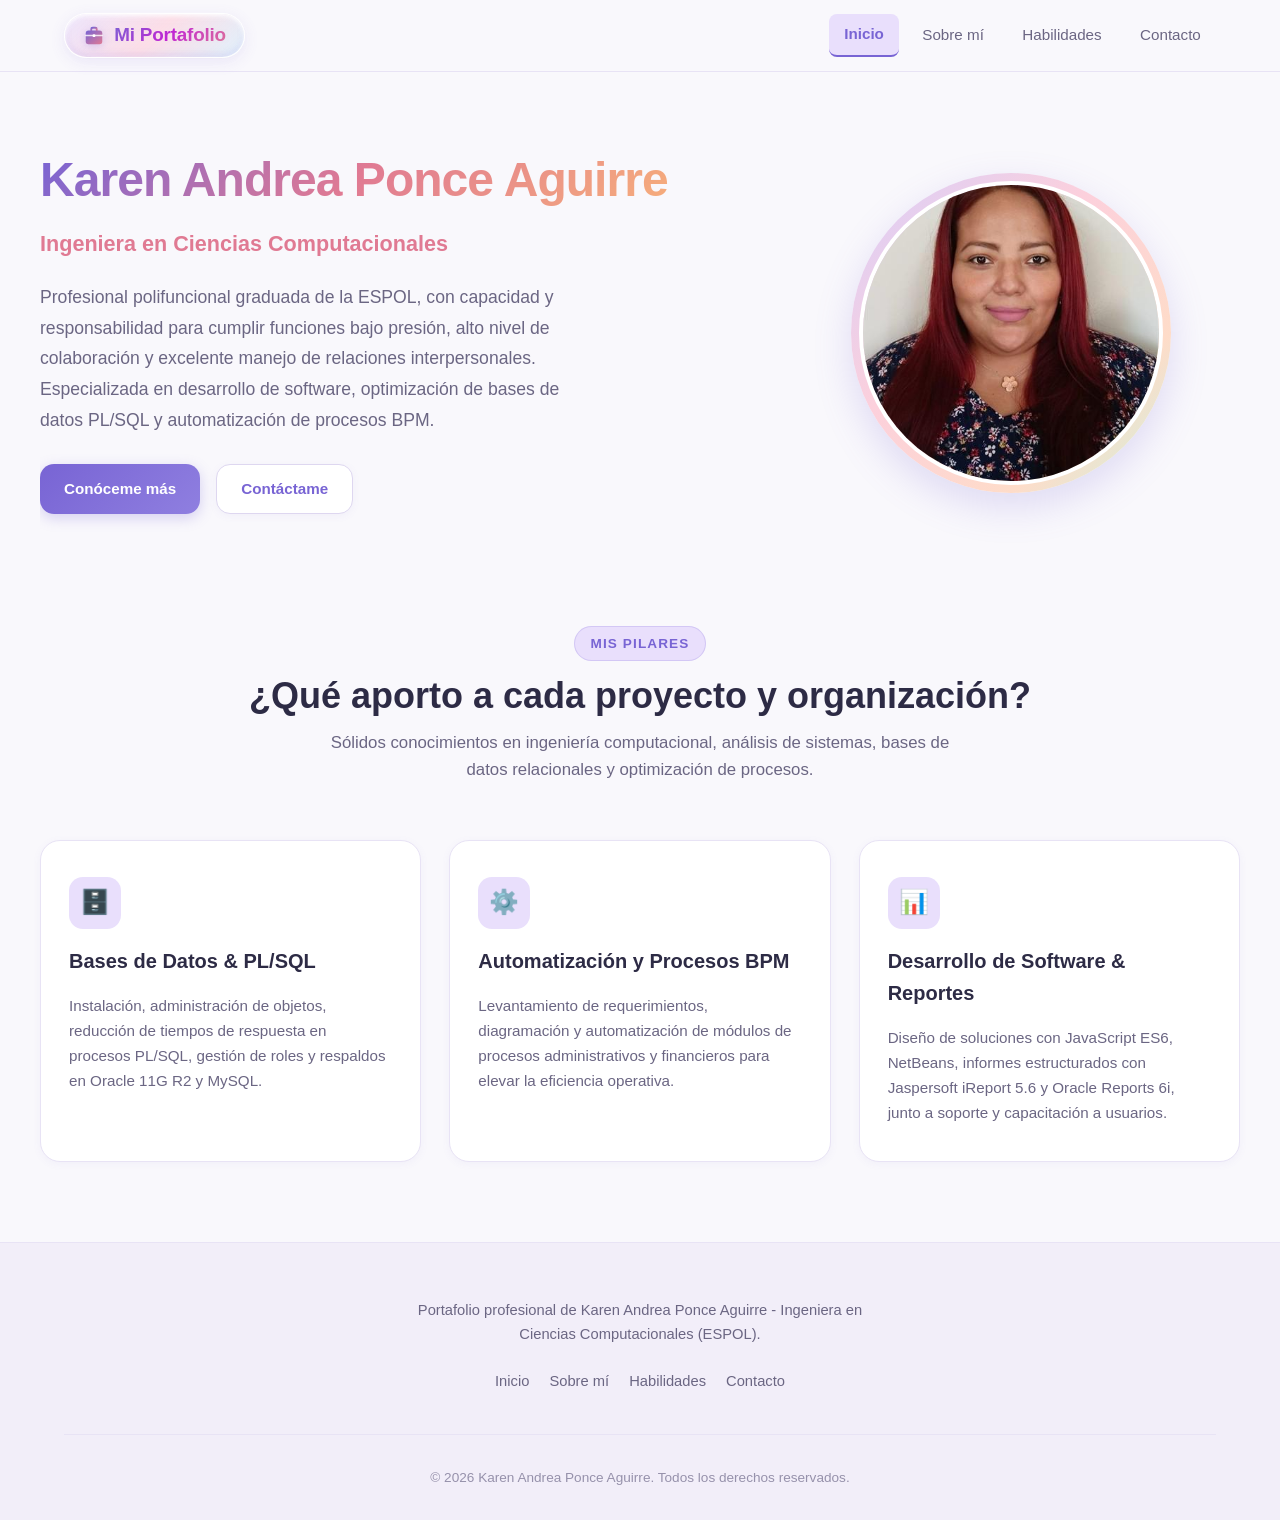
<file: index.html>
<!DOCTYPE html>
<html lang="es">

<head>
    <meta charset="UTF-8">
    <meta name="viewport" content="width=device-width, initial-scale=1.0">
    <meta name="description"
        content="Portafolio profesional de Karen Andrea Ponce Aguirre - Ingeniera en Ciencias Computacionales especializada en desarrollo de software, bases de datos PL/SQL y automatización de procesos BPM.">
    <title>Inicio | Karen Andrea Ponce Aguirre - Ingeniera en Ciencias Computacionales</title>

    <!-- Enlace a hojas de estilo nativas -->
    <link rel="stylesheet" href="css/global.css">
    <link rel="stylesheet" href="css/pages.css">
</head>

<body>

    <!-- ========================================================================
       ENCABEZADO Y NAVEGACIÓN COMPARTIDA (Idéntico en las 5 páginas)
       ======================================================================== -->
    <header class="site-header">
        <nav class="navbar container">
            <!-- Logotipo con Efecto Burbuja y Maletín -->
            <a href="index.html" class="logo logo-bubble">
                <span class="bubble-icon" aria-hidden="true">
                    <svg viewBox="0 0 24 24" width="22" height="22" fill="none">
                        <defs>
                            <linearGradient id="briefcaseGradH1" x1="0%" y1="0%" x2="100%" y2="100%">
                                <stop offset="0%" stop-color="#7864d4" />
                                <stop offset="100%" stop-color="#e07a93" />
                            </linearGradient>
                        </defs>
                        <path d="M9 6V4.5C9 3.67 9.67 3 10.5 3h3c.83 0 1.5.67 1.5 1.5V6" stroke="url(#briefcaseGradH1)"
                            stroke-width="2" stroke-linecap="round" />
                        <rect x="3" y="6" width="18" height="15" rx="3" fill="url(#briefcaseGradH1)" />
                        <path d="M3 11.5h7.5m3 0H21" stroke="#ffffff" stroke-width="1.5" stroke-linecap="round"
                            opacity="0.8" />
                        <rect x="10.5" y="10" width="3" height="3" rx="0.8" fill="#ffffff" />
                    </svg>
                </span>
                <span class="logo-text">Mi Portafolio</span>
            </a>

            <!-- Botón de Menú Móvil (Hamburguesa) -->
            <button class="menu-toggle" id="menu-toggle" aria-label="Abrir menú de navegación" aria-expanded="false">
                <span class="bar"></span>
                <span class="bar"></span>
                <span class="bar"></span>
            </button>

            <!-- Lista de Enlaces de Navegación -->
            <ul class="nav-menu" id="nav-menu">
                <li class="nav-item"><a href="index.html" class="nav-link">Inicio</a></li>
                <li class="nav-item"><a href="about.html" class="nav-link">Sobre mí</a></li>
                <li class="nav-item"><a href="skills.html" class="nav-link">Habilidades</a></li>
                <!-- Se oculta temporalmente hasta contar con proyectos listos para publicar:
                <li class="nav-item"><a href="projects.html" class="nav-link">Proyectos</a></li>
                -->
                <li class="nav-item"><a href="contact.html" class="nav-link">Contacto</a></li>
            </ul>
        </nav>
    </header>

    <!-- ========================================================================
       CONTENIDO PRINCIPAL (<main>) - Página 1: Inicio
       ======================================================================== -->
    <main>
        <!-- Sección Hero de Presentación -->
        <section class="hero container">
            <div class="hero-grid">
                <div class="hero-text">
                    <!--
                    <span class="hero-greeting">¡Hola! Bienvenido a mi portafolio profesional</span>
                    -->
                    <h1 class="hero-title">
                        <span class="gradient-text">Karen Andrea Ponce Aguirre</span>
                    </h1>
                    <p class="hero-role">Ingeniera en Ciencias Computacionales</p>
                    <p class="hero-description">
                        Profesional polifuncional graduada de la ESPOL, con capacidad y responsabilidad para cumplir
                        funciones bajo presión, alto nivel de colaboración y excelente manejo de relaciones
                        interpersonales. Especializada en desarrollo de software, optimización de bases de datos PL/SQL
                        y automatización de procesos BPM.
                    </p>
                    <div class="hero-actions">
                        <a href="about.html" class="btn btn-primary">Conóceme más</a>
                        <a href="contact.html" class="btn btn-outline">Contáctame</a>
                        <!-- Botón a proyectos oculto temporalmente:
                        <a href="projects.html" class="btn btn-primary">Ver proyectos</a>
                        -->
                    </div>
                </div>

                <div class="hero-visual">
                    <div class="hero-avatar-wrapper">
                        <img src="assets/img/yo.jpeg" alt="Foto de perfil de Karen Andrea Ponce Aguirre"
                            class="hero-avatar-img">
                    </div>
                </div>
            </div>
        </section>

        <!-- Sección de Fortalezas y Resumen -->
        <section class="section highlights-section container">
            <div class="section-header">
                <span class="section-tag">Mis Pilares</span>
                <h2 class="section-title">¿Qué aporto a cada proyecto y organización?</h2>
                <p class="section-subtitle">
                    Sólidos conocimientos en ingeniería computacional, análisis de sistemas, bases de datos relacionales
                    y optimización de procesos.
                </p>
            </div>

            <div class="highlights-grid">
                <!-- Tarjeta 1 -->
                <article class="highlight-card">
                    <div class="highlight-icon">🗄️</div>
                    <h3 class="highlight-title">Bases de Datos & PL/SQL</h3>
                    <p class="highlight-desc">
                        Instalación, administración de objetos, reducción de tiempos de respuesta en procesos PL/SQL,
                        gestión de roles y respaldos en Oracle 11G R2 y MySQL.
                    </p>
                </article>

                <!-- Tarjeta 2 -->
                <article class="highlight-card">
                    <div class="highlight-icon">⚙️</div>
                    <h3 class="highlight-title">Automatización y Procesos BPM</h3>
                    <p class="highlight-desc">
                        Levantamiento de requerimientos, diagramación y automatización de módulos de procesos
                        administrativos y financieros para elevar la eficiencia operativa.
                    </p>
                </article>

                <!-- Tarjeta 3 -->
                <article class="highlight-card">
                    <div class="highlight-icon">📊</div>
                    <h3 class="highlight-title">Desarrollo de Software & Reportes</h3>
                    <p class="highlight-desc">
                        Diseño de soluciones con JavaScript ES6, NetBeans, informes estructurados con Jaspersoft iReport
                        5.6 y Oracle Reports 6i, junto a soporte y capacitación a usuarios.
                    </p>
                </article>
            </div>
        </section>
    </main>

    <!-- ========================================================================
       PIE DE PÁGINA COMPARTIDO (Idéntico en las 5 páginas)
       ======================================================================== -->
    <footer class="site-footer">
        <div class="container footer-content">
            <div class="footer-brand">
                <!--  <a href="index.html" class="logo logo-bubble">
                    <span class="bubble-icon" aria-hidden="true">
                        <svg viewBox="0 0 24 24" width="22" height="22" fill="none">
                            <defs>
                                <linearGradient id="briefcaseGradF1" x1="0%" y1="0%" x2="100%" y2="100%">
                                    <stop offset="0%" stop-color="#7864d4" />
                                    <stop offset="100%" stop-color="#e07a93" />
                                </linearGradient>
                            </defs>
                            <path d="M9 6V4.5C9 3.67 9.67 3 10.5 3h3c.83 0 1.5.67 1.5 1.5V6" stroke="url(#briefcaseGradF1)" stroke-width="2" stroke-linecap="round" />
                            <rect x="3" y="6" width="18" height="15" rx="3" fill="url(#briefcaseGradF1)" />
                            <path d="M3 11.5h7.5m3 0H21" stroke="#ffffff" stroke-width="1.5" stroke-linecap="round" opacity="0.8" />
                            <rect x="10.5" y="10" width="3" height="3" rx="0.8" fill="#ffffff" />
                        </svg>
                    </span>
                    <span class="logo-text">Mi Portafolio</span>
                </a>-->
                <p class="footer-desc">Portafolio profesional de Karen Andrea Ponce Aguirre - Ingeniera en Ciencias
                    Computacionales (ESPOL).</p>
            </div>
            <div class="footer-links">
                <a href="index.html" class="footer-link">Inicio</a>
                <a href="about.html" class="footer-link">Sobre mí</a>
                <a href="skills.html" class="footer-link">Habilidades</a>
                <!-- <a href="projects.html" class="footer-link">Proyectos</a> -->
                <a href="contact.html" class="footer-link">Contacto</a>
            </div>
            <div class="footer-divider"></div>
            <p class="footer-bottom">
                &copy; <span id="current-year"></span> Karen Andrea Ponce Aguirre. Todos los derechos reservados.
            </p>
        </div>
    </footer>

    <!-- Script global para menú móvil, enlace activo y año dinámico -->
    <script src="js/main.js"></script>
</body>

</html>
</file>
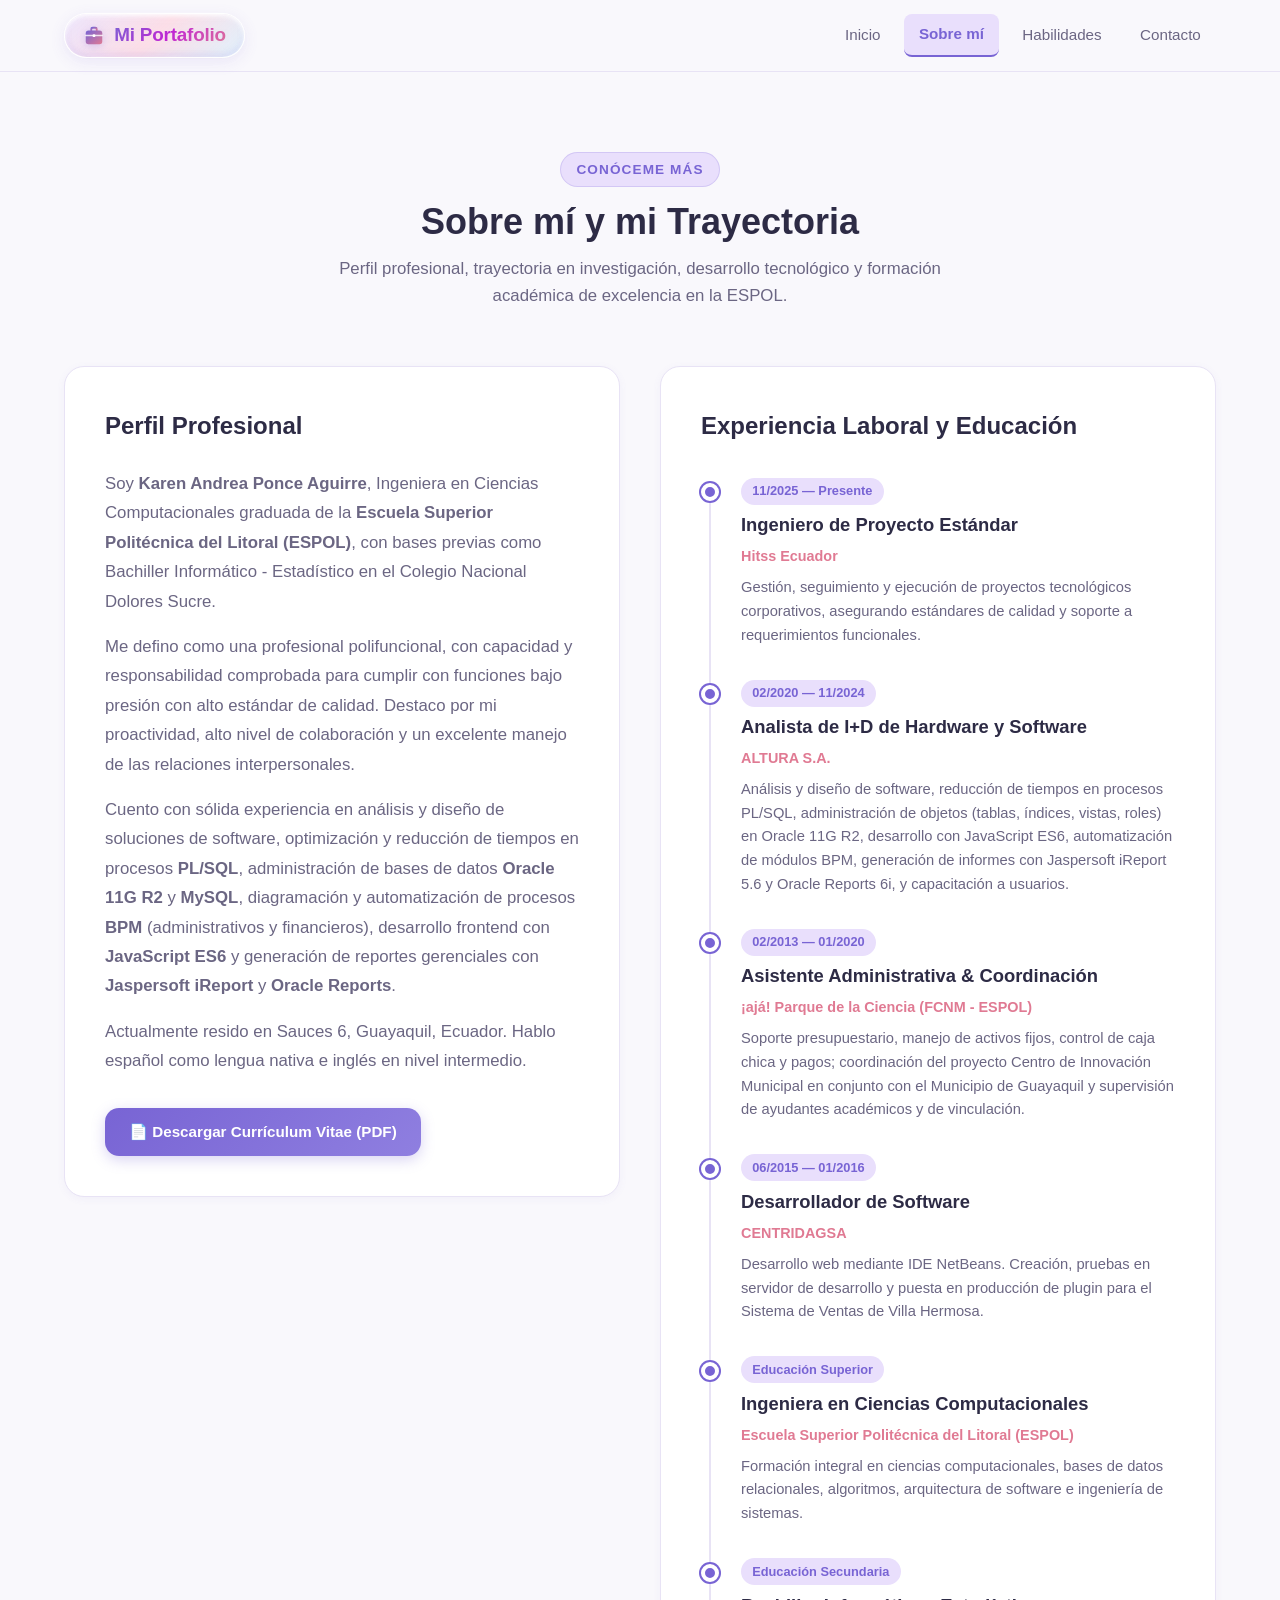
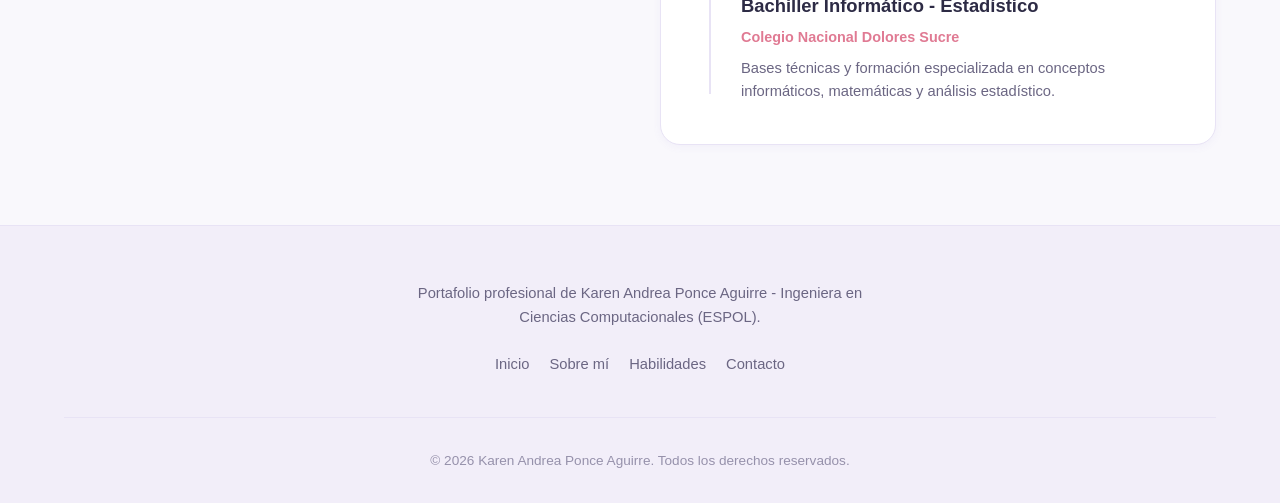
<file: about.html>
<!DOCTYPE html>
<html lang="es">
<head>
  <meta charset="UTF-8">
  <meta name="viewport" content="width=device-width, initial-scale=1.0">
  <meta name="description" content="Sobre mí - Trayectoria profesional, formación académica y biografía de Karen Andrea Ponce Aguirre, Ingeniera en Ciencias Computacionales.">
  <title>Sobre mí | Karen Andrea Ponce Aguirre</title>

  <!-- Enlace a hojas de estilo nativas -->
  <link rel="stylesheet" href="css/global.css">
  <link rel="stylesheet" href="css/pages.css">
</head>
<body>

  <!-- ========================================================================
       ENCABEZADO Y NAVEGACIÓN COMPARTIDA (Idéntico en las 5 páginas)
       ======================================================================== -->
  <header class="site-header">
    <nav class="navbar container">
      <!-- Logotipo con Efecto Burbuja -->
       <a href="index.html" class="logo logo-bubble">
                <span class="bubble-icon" aria-hidden="true">
                    <svg viewBox="0 0 24 24" width="22" height="22" fill="none">
                        <defs>
                            <linearGradient id="briefcaseGradH1" x1="0%" y1="0%" x2="100%" y2="100%">
                                <stop offset="0%" stop-color="#7864d4" />
                                <stop offset="100%" stop-color="#e07a93" />
                            </linearGradient>
                        </defs>
                        <path d="M9 6V4.5C9 3.67 9.67 3 10.5 3h3c.83 0 1.5.67 1.5 1.5V6" stroke="url(#briefcaseGradH1)" stroke-width="2" stroke-linecap="round" />
                        <rect x="3" y="6" width="18" height="15" rx="3" fill="url(#briefcaseGradH1)" />
                        <path d="M3 11.5h7.5m3 0H21" stroke="#ffffff" stroke-width="1.5" stroke-linecap="round" opacity="0.8" />
                        <rect x="10.5" y="10" width="3" height="3" rx="0.8" fill="#ffffff" />
                    </svg>
                </span>
                <span class="logo-text">Mi Portafolio</span>
            </a>

      <!-- Botón de Menú Móvil (Hamburguesa) -->
      <button class="menu-toggle" id="menu-toggle" aria-label="Abrir menú de navegación" aria-expanded="false">
        <span class="bar"></span>
        <span class="bar"></span>
        <span class="bar"></span>
      </button>

      <!-- Lista de Enlaces de Navegación -->
      <ul class="nav-menu" id="nav-menu">
        <li class="nav-item"><a href="index.html" class="nav-link">Inicio</a></li>
        <li class="nav-item"><a href="about.html" class="nav-link">Sobre mí</a></li>
        <li class="nav-item"><a href="skills.html" class="nav-link">Habilidades</a></li>
        <!-- Se oculta temporalmente hasta contar con proyectos listos para publicar:
        <li class="nav-item"><a href="projects.html" class="nav-link">Proyectos</a></li>
        -->
        <li class="nav-item"><a href="contact.html" class="nav-link">Contacto</a></li>
      </ul>
    </nav>
  </header>

  <!-- ========================================================================
       CONTENIDO PRINCIPAL (<main>) - Página 2: Sobre mí
       ======================================================================== -->
  <main class="section container">
    <!-- Encabezado de la Sección -->
    <div class="section-header">
      <span class="section-tag">Conóceme Más</span>
      <h1 class="section-title">Sobre mí y mi Trayectoria</h1>
      <p class="section-subtitle">
        Perfil profesional, trayectoria en investigación, desarrollo tecnológico y formación académica de excelencia en la ESPOL.
      </p>
    </div>

    <!-- Cuadrícula de 2 Columnas -->
    <div class="about-grid">
      <!-- Columna Izquierda: Biografía y CV -->
      <article class="about-bio-card">
        <h3>Perfil Profesional</h3>
        <div class="about-text">
          <p>
            Soy <strong>Karen Andrea Ponce Aguirre</strong>, Ingeniera en Ciencias Computacionales graduada de la <strong>Escuela Superior Politécnica del Litoral (ESPOL)</strong>, con bases previas como Bachiller Informático - Estadístico en el Colegio Nacional Dolores Sucre.
          </p>
          <p>
            Me defino como una profesional polifuncional, con capacidad y responsabilidad comprobada para cumplir con funciones bajo presión con alto estándar de calidad. Destaco por mi proactividad, alto nivel de colaboración y un excelente manejo de las relaciones interpersonales.
          </p>
          <p>
            Cuento con sólida experiencia en análisis y diseño de soluciones de software, optimización y reducción de tiempos en procesos <strong>PL/SQL</strong>, administración de bases de datos <strong>Oracle 11G R2</strong> y <strong>MySQL</strong>, diagramación y automatización de procesos <strong>BPM</strong> (administrativos y financieros), desarrollo frontend con <strong>JavaScript ES6</strong> y generación de reportes gerenciales con <strong>Jaspersoft iReport</strong> y <strong>Oracle Reports</strong>.
          </p>
          <p>
            Actualmente resido en Sauces 6, Guayaquil, Ecuador. Hablo español como lengua nativa e inglés en nivel intermedio.
          </p>
        </div>
        <div class="about-cta">
          <a href="assets/docs/curriculum-vitae.pdf" download="Curriculum-Karen-Ponce.pdf" class="btn btn-primary">
            📄 Descargar Currículum Vitae (PDF)
          </a>
        </div>
      </article>

      <!-- Columna Derecha: Línea de Tiempo (Educación y Experiencia) -->
      <aside class="about-timeline-card">
        <h3>Experiencia Laboral y Educación</h3>
        <div class="timeline-list">
          <!-- Experiencia 1 -->
          <div class="timeline-item">
            <div class="timeline-dot"></div>
            <span class="timeline-date">11/2025 — Presente</span>
            <h4 class="timeline-title">Ingeniero de Proyecto Estándar</h4>
            <p class="timeline-institution">Hitss Ecuador</p>
            <p class="timeline-desc">
              Gestión, seguimiento y ejecución de proyectos tecnológicos corporativos, asegurando estándares de calidad y soporte a requerimientos funcionales.
            </p>
          </div>

          <!-- Experiencia 2 -->
          <div class="timeline-item">
            <div class="timeline-dot"></div>
            <span class="timeline-date">02/2020 — 11/2024</span>
            <h4 class="timeline-title">Analista de I+D de Hardware y Software</h4>
            <p class="timeline-institution">ALTURA S.A.</p>
            <p class="timeline-desc">
              Análisis y diseño de software, reducción de tiempos en procesos PL/SQL, administración de objetos (tablas, índices, vistas, roles) en Oracle 11G R2, desarrollo con JavaScript ES6, automatización de módulos BPM, generación de informes con Jaspersoft iReport 5.6 y Oracle Reports 6i, y capacitación a usuarios.
            </p>
          </div>

          <!-- Experiencia 3 -->
          <div class="timeline-item">
            <div class="timeline-dot"></div>
            <span class="timeline-date">02/2013 — 01/2020</span>
            <h4 class="timeline-title">Asistente Administrativa & Coordinación</h4>
            <p class="timeline-institution">¡ajá! Parque de la Ciencia (FCNM - ESPOL)</p>
            <p class="timeline-desc">
              Soporte presupuestario, manejo de activos fijos, control de caja chica y pagos; coordinación del proyecto Centro de Innovación Municipal en conjunto con el Municipio de Guayaquil y supervisión de ayudantes académicos y de vinculación.
            </p>
          </div>

          <!-- Experiencia 4 -->
          <div class="timeline-item">
            <div class="timeline-dot"></div>
            <span class="timeline-date">06/2015 — 01/2016</span>
            <h4 class="timeline-title">Desarrollador de Software</h4>
            <p class="timeline-institution">CENTRIDAGSA</p>
            <p class="timeline-desc">
              Desarrollo web mediante IDE NetBeans. Creación, pruebas en servidor de desarrollo y puesta en producción de plugin para el Sistema de Ventas de Villa Hermosa.
            </p>
          </div>

          <!-- Educación 1 -->
          <div class="timeline-item">
            <div class="timeline-dot"></div>
            <span class="timeline-date">Educación Superior</span>
            <h4 class="timeline-title">Ingeniera en Ciencias Computacionales</h4>
            <p class="timeline-institution">Escuela Superior Politécnica del Litoral (ESPOL)</p>
            <p class="timeline-desc">
              Formación integral en ciencias computacionales, bases de datos relacionales, algoritmos, arquitectura de software e ingeniería de sistemas.
            </p>
          </div>

          <!-- Educación 2 -->
          <div class="timeline-item">
            <div class="timeline-dot"></div>
            <span class="timeline-date">Educación Secundaria</span>
            <h4 class="timeline-title">Bachiller Informático - Estadístico</h4>
            <p class="timeline-institution">Colegio Nacional Dolores Sucre</p>
            <p class="timeline-desc">
              Bases técnicas y formación especializada en conceptos informáticos, matemáticas y análisis estadístico.
            </p>
          </div>
        </div>
      </aside>
    </div>
  </main>

  <!-- ========================================================================
       PIE DE PÁGINA COMPARTIDO (Idéntico en las 5 páginas)
       ======================================================================== -->
  <footer class="site-footer">
    <div class="container footer-content">
      <div class="footer-brand">
      <!--  <a href="index.html" class="logo logo-bubble">
          <span class="bubble-icon" aria-hidden="true">
            <svg viewBox="0 0 24 24" width="22" height="22" fill="none">
              <defs>
                <linearGradient id="bubbleGradFooter2" x1="0%" y1="0%" x2="100%" y2="100%">
                  <stop offset="0%" stop-color="#9d8df1" stop-opacity="0.9" />
                  <stop offset="50%" stop-color="#f472b6" stop-opacity="0.8" />
                  <stop offset="100%" stop-color="#38bdf8" stop-opacity="0.9" />
                </linearGradient>
                <radialGradient id="bubbleFillFooter2" cx="35%" cy="35%" r="65%">
                  <stop offset="0%" stop-color="#ffffff" stop-opacity="0.85" />
                  <stop offset="45%" stop-color="#e9d5ff" stop-opacity="0.45" />
                  <stop offset="100%" stop-color="#bae6fd" stop-opacity="0.25" />
                </radialGradient>
              </defs>
              <circle cx="12" cy="12" r="9" stroke="url(#bubbleGradFooter2)" stroke-width="1.8" fill="url(#bubbleFillFooter2)" />
              <path d="M8 7.5a4.5 4.5 0 0 1 4.5-4.5" stroke="#ffffff" stroke-width="1.8" stroke-linecap="round" opacity="0.95" />
              <circle cx="16" cy="15.5" r="1.3" fill="#ffffff" opacity="0.9" />
            </svg>
          </span>
          <span class="logo-text">Mi Portafolio</span>
        </a> -->
        <p class="footer-desc">Portafolio profesional de Karen Andrea Ponce Aguirre - Ingeniera en Ciencias Computacionales (ESPOL).</p>
      </div>
      <div class="footer-links">
        <a href="index.html" class="footer-link">Inicio</a>
        <a href="about.html" class="footer-link">Sobre mí</a>
        <a href="skills.html" class="footer-link">Habilidades</a>
        <!-- <a href="projects.html" class="footer-link">Proyectos</a> -->
        <a href="contact.html" class="footer-link">Contacto</a>
      </div>
      <div class="footer-divider"></div>
      <p class="footer-bottom">
        &copy; <span id="current-year"></span> Karen Andrea Ponce Aguirre. Todos los derechos reservados.
      </p>
    </div>
  </footer>

  <!-- Script global para menú móvil, enlace activo y año dinámico -->
  <script src="js/main.js"></script>
</body>
</html>
</file>
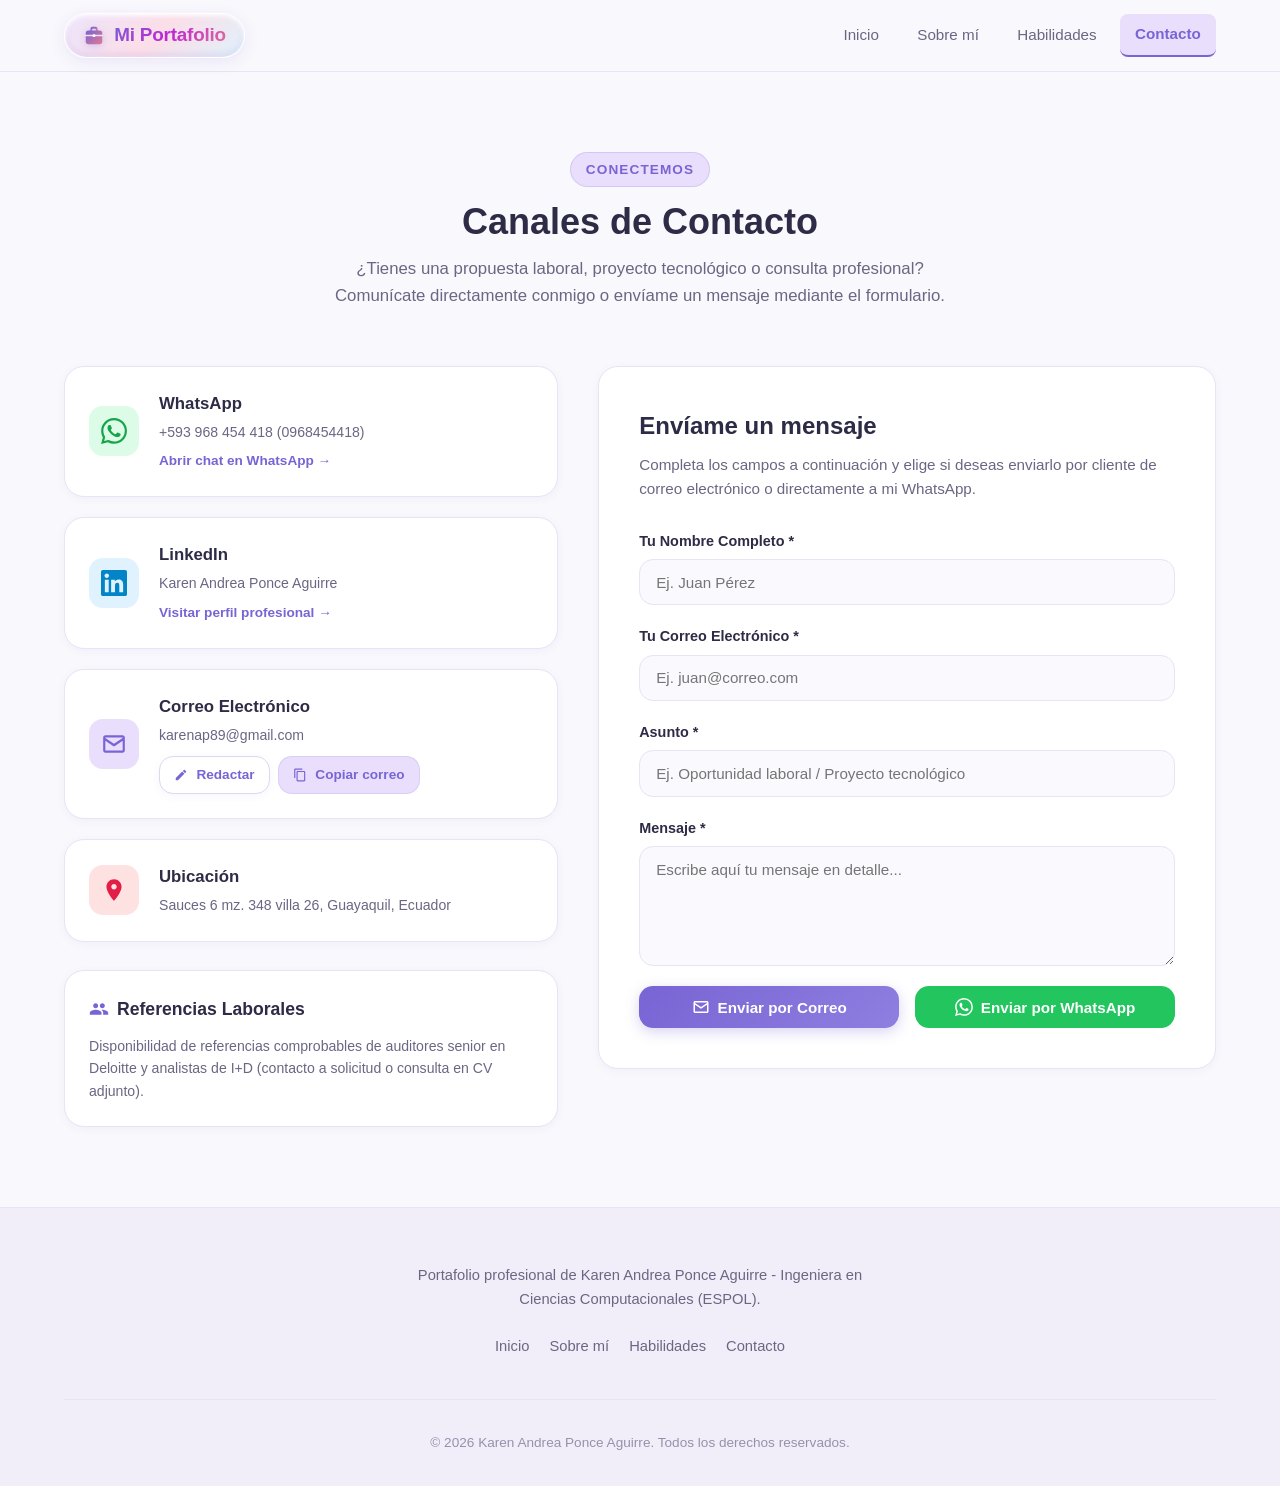
<file: contact.html>
<!DOCTYPE html>
<html lang="es">
<head>
  <meta charset="UTF-8">
  <meta name="viewport" content="width=device-width, initial-scale=1.0">
  <meta name="description" content="Ponte en contacto con Karen Andrea Ponce Aguirre por WhatsApp, LinkedIn, correo electrónico o mediante formulario.">
  <title>Contacto | Karen Andrea Ponce Aguirre</title>

  <!-- Enlace a hojas de estilo nativas -->
  <link rel="stylesheet" href="css/global.css">
  <link rel="stylesheet" href="css/pages.css">
</head>
<body>

  <!-- ========================================================================
       ENCABEZADO Y NAVEGACIÓN COMPARTIDA (Idéntico en las 5 páginas)
       ======================================================================== -->
  <header class="site-header">
    <nav class="navbar container">
      <!-- Logotipo con Efecto Burbuja -->
      <a href="index.html" class="logo logo-bubble">
                <span class="bubble-icon" aria-hidden="true">
                    <svg viewBox="0 0 24 24" width="22" height="22" fill="none">
                        <defs>
                            <linearGradient id="briefcaseGradH1" x1="0%" y1="0%" x2="100%" y2="100%">
                                <stop offset="0%" stop-color="#7864d4" />
                                <stop offset="100%" stop-color="#e07a93" />
                            </linearGradient>
                        </defs>
                        <path d="M9 6V4.5C9 3.67 9.67 3 10.5 3h3c.83 0 1.5.67 1.5 1.5V6" stroke="url(#briefcaseGradH1)" stroke-width="2" stroke-linecap="round" />
                        <rect x="3" y="6" width="18" height="15" rx="3" fill="url(#briefcaseGradH1)" />
                        <path d="M3 11.5h7.5m3 0H21" stroke="#ffffff" stroke-width="1.5" stroke-linecap="round" opacity="0.8" />
                        <rect x="10.5" y="10" width="3" height="3" rx="0.8" fill="#ffffff" />
                    </svg>
                </span>
                <span class="logo-text">Mi Portafolio</span>
            </a>

      <!-- Botón de Menú Móvil (Hamburguesa) -->
      <button class="menu-toggle" id="menu-toggle" aria-label="Abrir menú de navegación" aria-expanded="false">
        <span class="bar"></span>
        <span class="bar"></span>
        <span class="bar"></span>
      </button>

      <!-- Lista de Enlaces de Navegación -->
      <ul class="nav-menu" id="nav-menu">
        <li class="nav-item"><a href="index.html" class="nav-link">Inicio</a></li>
        <li class="nav-item"><a href="about.html" class="nav-link">Sobre mí</a></li>
        <li class="nav-item"><a href="skills.html" class="nav-link">Habilidades</a></li>
        <!-- Se oculta temporalmente hasta contar con proyectos listos para publicar:
        <li class="nav-item"><a href="projects.html" class="nav-link">Proyectos</a></li>
        -->
        <li class="nav-item"><a href="contact.html" class="nav-link">Contacto</a></li>
      </ul>
    </nav>
  </header>

  <!-- ========================================================================
       CONTENIDO PRINCIPAL (<main>) - Página 5: Contacto
       ======================================================================== -->
  <main class="section container">
    <!-- Encabezado de la Sección -->
    <div class="section-header">
      <span class="section-tag">Conectemos</span>
      <h1 class="section-title">Canales de Contacto</h1>
      <p class="section-subtitle">
        ¿Tienes una propuesta laboral, proyecto tecnológico o consulta profesional? Comunícate directamente conmigo o envíame un mensaje mediante el formulario.
      </p>
    </div>

    <!-- Cuadrícula de Contacto (Canales Directos + Formulario) -->
    <div class="contact-grid">
      <!-- Columna Izquierda: Tarjetas de Contacto Directo -->
      <aside class="contact-channels">
        <!-- Canal 1: WhatsApp -->
        <a href="https://wa.me/593968454418?text=Hola%20Karen,%20vi%20tu%20portafolio%20profesional%20y%20me%20gustar%C3%ADa%20conversar" target="_blank" rel="noopener noreferrer" class="channel-card channel-whatsapp">
          <div class="channel-icon" aria-hidden="true">
            <!-- Icono Oficial de WhatsApp -->
            <svg viewBox="0 0 24 24" width="26" height="26" fill="currentColor">
              <path d="M17.472 14.382c-.297-.149-1.758-.867-2.03-.967-.273-.099-.471-.148-.67.15-.197.297-.767.966-.94 1.164-.173.199-.347.223-.644.075-.297-.15-1.255-.463-2.39-1.475-.883-.788-1.48-1.761-1.653-2.059-.173-.297-.018-.458.13-.606.134-.133.298-.347.446-.52.149-.174.198-.298.298-.497.099-.198.05-.371-.025-.52-.075-.149-.669-1.612-.916-2.207-.242-.579-.487-.5-.669-.51-.173-.008-.371-.01-.57-.01-.198 0-.52.074-.792.372-.272.297-1.04 1.016-1.04 2.479 0 1.462 1.065 2.875 1.213 3.074.149.198 2.096 3.2 5.077 4.487.709.306 1.262.489 1.694.625.712.227 1.36.195 1.871.118.571-.085 1.758-.719 2.006-1.413.248-.694.248-1.289.173-1.413-.074-.124-.272-.198-.57-.347m-5.421 7.403h-.004a9.87 9.87 0 01-5.031-1.378l-.361-.214-3.741.982.998-3.648-.235-.374a9.86 9.86 0 01-1.51-5.26c.001-5.45 4.436-9.884 9.888-9.884 2.64 0 5.122 1.03 6.988 2.898a9.825 9.825 0 012.893 6.994c-.003 5.45-4.437 9.884-9.885 9.884m8.413-18.297A11.815 11.815 0 0012.05 0C5.495 0 .16 5.335.157 11.892c0 2.096.547 4.142 1.588 5.945L.057 24l6.305-1.654a11.882 11.882 0 005.683 1.448h.005c6.554 0 11.89-5.335 11.893-11.893a11.821 11.821 0 00-3.48-8.413z"/>
            </svg>
          </div>
          <div class="channel-info">
            <h2 class="channel-title">WhatsApp</h2>
            <p class="channel-value">+593 968 454 418 (0968454418)</p>
            <span class="channel-action">Abrir chat en WhatsApp &rarr;</span>
          </div>
        </a>

        <!-- Canal 2: LinkedIn -->
        <a href="https://www.linkedin.com/in/karen-andrea-ponce-aguirre" target="_blank" rel="noopener noreferrer" class="channel-card channel-linkedin">
          <div class="channel-icon" aria-hidden="true">
            <!-- Icono Oficial de LinkedIn -->
            <svg viewBox="0 0 24 24" width="26" height="26" fill="currentColor">
              <path d="M20.447 20.452h-3.554v-5.569c0-1.328-.027-3.037-1.852-3.037-1.853 0-2.136 1.445-2.136 2.939v5.667H9.351V9h3.414v1.561h.046c.477-.9 1.637-1.85 3.37-1.85 3.601 0 4.267 2.37 4.267 5.455v6.286zM5.337 7.433c-1.144 0-2.063-.926-2.063-2.065 0-1.138.92-2.063 2.063-2.063 1.14 0 2.064.925 2.064 2.063 0 1.139-.925 2.065-2.064 2.065zm1.782 13.019H3.555V9h3.564v11.452zM22.225 0H1.771C.792 0 0 .774 0 1.729v20.542C0 23.227.792 24 1.771 24h20.451C23.2 24 24 23.227 24 22.271V1.729C24 .774 23.2 0 22.222 0h.003z"/>
            </svg>
          </div>
          <div class="channel-info">
            <h2 class="channel-title">LinkedIn</h2>
            <p class="channel-value">Karen Andrea Ponce Aguirre</p>
            <span class="channel-action">Visitar perfil profesional &rarr;</span>
          </div>
        </a>

        <!-- Canal 3: Correo Electrónico con botón de copiado -->
        <div class="channel-card channel-email">
          <div class="channel-icon" aria-hidden="true">
            <!-- Icono Real de Correo Electrónico -->
            <svg viewBox="0 0 24 24" width="26" height="26" fill="currentColor">
              <path d="M20 4H4c-1.103 0-2 .897-2 2v12c0 1.103.897 2 2 2h16c1.103 0 2-.897 2-2V6c0-1.103-.897-2-2-2zm0 2v.511l-8 5.333-8-5.333V6h16zM4 18V9.044l7.445 4.963a1 1 0 0 0 1.11 0L20 9.044 20.002 18H4z"/>
            </svg>
          </div>
          <div class="channel-info">
            <h2 class="channel-title">Correo Electrónico</h2>
            <p class="channel-value">karenap89@gmail.com</p>
            <div style="display: flex; gap: 0.5rem; margin-top: 0.4rem; flex-wrap: wrap;">
              <a href="mailto:karenap89@gmail.com" class="btn btn-outline btn-sm">
                <svg viewBox="0 0 24 24" width="14" height="14" fill="currentColor" aria-hidden="true">
                  <path d="M3 17.25V21h3.75L17.81 9.94l-3.75-3.75L3 17.25zM20.71 7.04c.39-.39.39-1.02 0-1.41l-2.34-2.34c-.39-.39-1.02-.39-1.41 0l-1.83 1.83 3.75 3.75 1.83-1.83z"/>
                </svg>
                <span>Redactar</span>
              </a>
              <button type="button" class="btn btn-secondary btn-sm" id="copy-email-btn">
                <svg viewBox="0 0 24 24" width="14" height="14" fill="currentColor" aria-hidden="true">
                  <path d="M16 1H4c-1.1 0-2 .9-2 2v14h2V3h12V1zm3 4H8c-1.1 0-2 .9-2 2v14c0 1.1.9 2 2 2h11c1.1 0 2-.9 2-2V7c0-1.1-.9-2-2-2zm0 16H8V7h11v14z"/>
                </svg>
                <span>Copiar correo</span>
              </button>
            </div>
          </div>
        </div>

        <!-- Canal 4: Ubicación -->
        <div class="channel-card channel-location">
          <div class="channel-icon" aria-hidden="true">
            <!-- Icono Real de Ubicación / Mapa -->
            <svg viewBox="0 0 24 24" width="26" height="26" fill="currentColor">
              <path d="M12 2C8.13 2 5 5.13 5 9c0 5.25 7 13 7 13s7-7.75 7-13c0-3.87-3.13-7-7-7zm0 9.5c-1.38 0-2.5-1.12-2.5-2.5s1.12-2.5 2.5-2.5 2.5 1.12 2.5 2.5-1.12 2.5-2.5 2.5z"/>
            </svg>
          </div>
          <div class="channel-info">
            <h2 class="channel-title">Ubicación</h2>
            <p class="channel-value">Sauces 6 mz. 348 villa 26, Guayaquil, Ecuador</p>
          </div>
        </div>

        <!-- Referencias Profesionales Disponibles -->
        <div class="references-card">
          <h3 class="references-title">
            <svg viewBox="0 0 24 24" width="20" height="20" fill="currentColor" aria-hidden="true">
              <path d="M16 11c1.66 0 2.99-1.34 2.99-3S17.66 5 16 5c-1.66 0-3 1.34-3 3s1.34 3 3 3zm-8 0c1.66 0 2.99-1.34 2.99-3S9.66 5 8 5C6.34 5 5 6.34 5 8s1.34 3 3 3zm0 2c-2.33 0-7 1.17-7 3.5V19h14v-2.5c0-2.33-4.67-3.5-7-3.5zm8 0c-.29 0-.62.02-.97.05 1.16.84 1.97 1.97 1.97 3.45V19h6v-2.5c0-2.33-4.67-3.5-7-3.5z"/>
            </svg>
            <span>Referencias Laborales</span>
          </h3>
          <p class="references-desc">
            Disponibilidad de referencias comprobables de auditores senior en Deloitte y analistas de I+D (contacto a solicitud o consulta en CV adjunto).
          </p>
        </div>
      </aside>

      <!-- Columna Derecha: Formulario de Contacto -->
      <section class="contact-form-card">
        <h3>Envíame un mensaje</h3>
        <p>Completa los campos a continuación y elige si deseas enviarlo por cliente de correo electrónico o directamente a mi WhatsApp.</p>

        <!-- Mensaje de retroalimentación dinámico -->
        <div id="form-feedback" role="alert"></div>

        <form id="contact-form" novalidate>
          <!-- Campo: Nombre -->
          <div class="form-group">
            <label for="name" class="form-label">Tu Nombre Completo *</label>
            <input type="text" id="name" name="name" class="form-control" placeholder="Ej. Juan Pérez" required>
          </div>

          <!-- Campo: Correo -->
          <div class="form-group">
            <label for="email" class="form-label">Tu Correo Electrónico *</label>
            <input type="email" id="email" name="email" class="form-control" placeholder="Ej. juan@correo.com" required>
          </div>

          <!-- Campo: Asunto -->
          <div class="form-group">
            <label for="subject" class="form-label">Asunto *</label>
            <input type="text" id="subject" name="subject" class="form-control" placeholder="Ej. Oportunidad laboral / Proyecto tecnológico" required>
          </div>

          <!-- Campo: Mensaje -->
          <div class="form-group">
            <label for="message" class="form-label">Mensaje *</label>
            <textarea id="message" name="message" class="form-control" rows="5" placeholder="Escribe aquí tu mensaje en detalle..." required></textarea>
          </div>

          <!-- Botones de Acción (Correo y WhatsApp) -->
          <div class="form-actions">
            <button type="submit" class="btn btn-primary" id="send-email-btn">
              <svg viewBox="0 0 24 24" width="18" height="18" fill="currentColor" aria-hidden="true">
                <path d="M20 4H4c-1.103 0-2 .897-2 2v12c0 1.103.897 2 2 2h16c1.103 0 2-.897 2-2V6c0-1.103-.897-2-2-2zm0 2v.511l-8 5.333-8-5.333V6h16zM4 18V9.044l7.445 4.963a1 1 0 0 0 1.11 0L20 9.044 20.002 18H4z"/>
              </svg>
              <span>Enviar por Correo</span>
            </button>
            <button type="button" class="btn btn-whatsapp" id="send-whatsapp-btn">
              <svg viewBox="0 0 24 24" width="18" height="18" fill="currentColor" aria-hidden="true">
                <path d="M17.472 14.382c-.297-.149-1.758-.867-2.03-.967-.273-.099-.471-.148-.67.15-.197.297-.767.966-.94 1.164-.173.199-.347.223-.644.075-.297-.15-1.255-.463-2.39-1.475-.883-.788-1.48-1.761-1.653-2.059-.173-.297-.018-.458.13-.606.134-.133.298-.347.446-.52.149-.174.198-.298.298-.497.099-.198.05-.371-.025-.52-.075-.149-.669-1.612-.916-2.207-.242-.579-.487-.5-.669-.51-.173-.008-.371-.01-.57-.01-.198 0-.52.074-.792.372-.272.297-1.04 1.016-1.04 2.479 0 1.462 1.065 2.875 1.213 3.074.149.198 2.096 3.2 5.077 4.487.709.306 1.262.489 1.694.625.712.227 1.36.195 1.871.118.571-.085 1.758-.719 2.006-1.413.248-.694.248-1.289.173-1.413-.074-.124-.272-.198-.57-.347m-5.421 7.403h-.004a9.87 9.87 0 01-5.031-1.378l-.361-.214-3.741.982.998-3.648-.235-.374a9.86 9.86 0 01-1.51-5.26c.001-5.45 4.436-9.884 9.888-9.884 2.64 0 5.122 1.03 6.988 2.898a9.825 9.825 0 012.893 6.994c-.003 5.45-4.437 9.884-9.885 9.884m8.413-18.297A11.815 11.815 0 0012.05 0C5.495 0 .16 5.335.157 11.892c0 2.096.547 4.142 1.588 5.945L.057 24l6.305-1.654a11.882 11.882 0 005.683 1.448h.005c6.554 0 11.89-5.335 11.893-11.893a11.821 11.821 0 00-3.48-8.413z"/>
              </svg>
              <span>Enviar por WhatsApp</span>
            </button>
          </div>
        </form>
      </section>
    </div>
  </main>

  <!-- ========================================================================
       PIE DE PÁGINA COMPARTIDO (Idéntico en las 5 páginas)
       ======================================================================== -->
  <footer class="site-footer">
    <div class="container footer-content">
      <div class="footer-brand">
       <!-- <a href="index.html" class="logo logo-bubble">
          <span class="bubble-icon" aria-hidden="true">
            <svg viewBox="0 0 24 24" width="22" height="22" fill="none">
              <defs>
                <linearGradient id="bubbleGradFooter5" x1="0%" y1="0%" x2="100%" y2="100%">
                  <stop offset="0%" stop-color="#9d8df1" stop-opacity="0.9" />
                  <stop offset="50%" stop-color="#f472b6" stop-opacity="0.8" />
                  <stop offset="100%" stop-color="#38bdf8" stop-opacity="0.9" />
                </linearGradient>
                <radialGradient id="bubbleFillFooter5" cx="35%" cy="35%" r="65%">
                  <stop offset="0%" stop-color="#ffffff" stop-opacity="0.85" />
                  <stop offset="45%" stop-color="#e9d5ff" stop-opacity="0.45" />
                  <stop offset="100%" stop-color="#bae6fd" stop-opacity="0.25" />
                </radialGradient>
              </defs>
              <circle cx="12" cy="12" r="9" stroke="url(#bubbleGradFooter5)" stroke-width="1.8" fill="url(#bubbleFillFooter5)" />
              <path d="M8 7.5a4.5 4.5 0 0 1 4.5-4.5" stroke="#ffffff" stroke-width="1.8" stroke-linecap="round" opacity="0.95" />
              <circle cx="16" cy="15.5" r="1.3" fill="#ffffff" opacity="0.9" />
            </svg>
          </span>
          <span class="logo-text">Mi Portafolio</span>
        </a> -->
        <p class="footer-desc">Portafolio profesional de Karen Andrea Ponce Aguirre - Ingeniera en Ciencias Computacionales (ESPOL).</p>
      </div>
      <div class="footer-links">
        <a href="index.html" class="footer-link">Inicio</a>
        <a href="about.html" class="footer-link">Sobre mí</a>
        <a href="skills.html" class="footer-link">Habilidades</a>
        <!-- <a href="projects.html" class="footer-link">Proyectos</a> -->
        <a href="contact.html" class="footer-link">Contacto</a>
      </div>
      <div class="footer-divider"></div>
      <p class="footer-bottom">
        &copy; <span id="current-year"></span> Karen Andrea Ponce Aguirre. Todos los derechos reservados.
      </p>
    </div>
  </footer>

  <!-- Scripts: Global y específico de contacto -->
  <script src="js/main.js"></script>
  <script src="js/contact.js"></script>
</body>
</html>
</file>
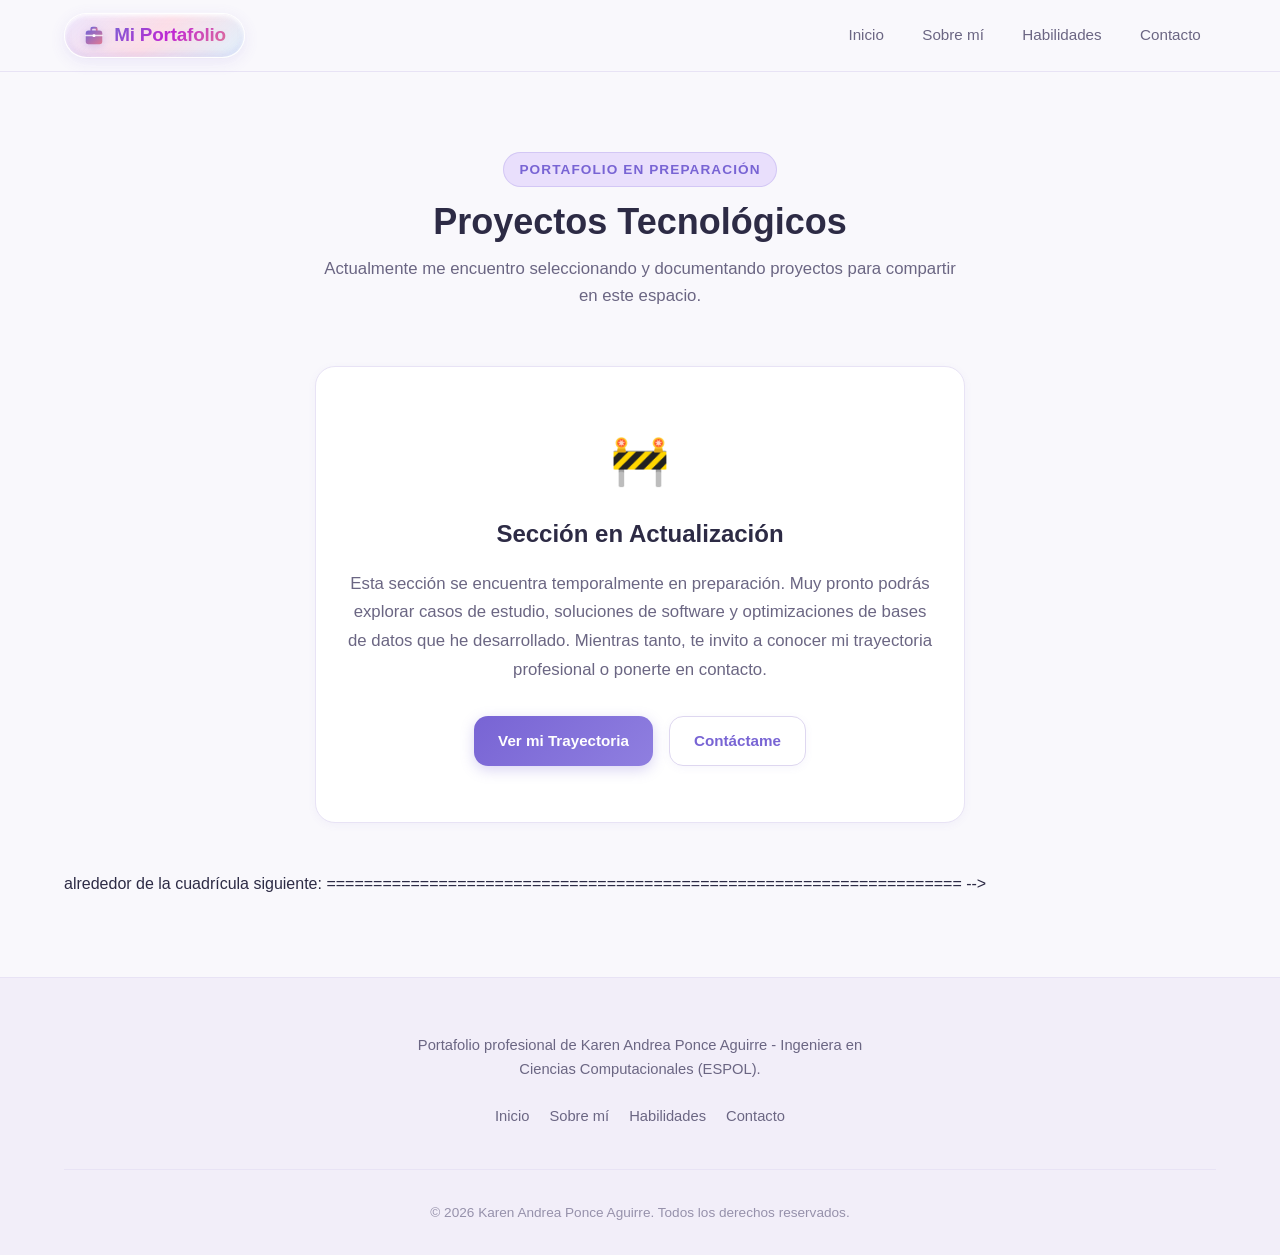
<file: projects.html>
<!DOCTYPE html>
<html lang="es">
<head>
  <meta charset="UTF-8">
  <meta name="viewport" content="width=device-width, initial-scale=1.0">
  <meta name="description" content="Proyectos destacados de desarrollo de software, optimización PL/SQL y procesos BPM realizados por Karen Andrea Ponce Aguirre.">
  <title>Proyectos | Karen Andrea Ponce Aguirre</title>

  <!-- Enlace a hojas de estilo nativas -->
  <link rel="stylesheet" href="css/global.css">
  <link rel="stylesheet" href="css/pages.css">
</head>
<body>

  <!-- ========================================================================
       ENCABEZADO Y NAVEGACIÓN COMPARTIDA (Idéntico en las 5 páginas)
       ======================================================================== -->
  <header class="site-header">
    <nav class="navbar container">
      <!-- Logotipo con Efecto Burbuja -->
       <a href="index.html" class="logo logo-bubble">
                <span class="bubble-icon" aria-hidden="true">
                    <svg viewBox="0 0 24 24" width="22" height="22" fill="none">
                        <defs>
                            <linearGradient id="briefcaseGradH1" x1="0%" y1="0%" x2="100%" y2="100%">
                                <stop offset="0%" stop-color="#7864d4" />
                                <stop offset="100%" stop-color="#e07a93" />
                            </linearGradient>
                        </defs>
                        <path d="M9 6V4.5C9 3.67 9.67 3 10.5 3h3c.83 0 1.5.67 1.5 1.5V6" stroke="url(#briefcaseGradH1)" stroke-width="2" stroke-linecap="round" />
                        <rect x="3" y="6" width="18" height="15" rx="3" fill="url(#briefcaseGradH1)" />
                        <path d="M3 11.5h7.5m3 0H21" stroke="#ffffff" stroke-width="1.5" stroke-linecap="round" opacity="0.8" />
                        <rect x="10.5" y="10" width="3" height="3" rx="0.8" fill="#ffffff" />
                    </svg>
                </span>
                <span class="logo-text">Mi Portafolio</span>
            </a>

      <!-- Botón de Menú Móvil (Hamburguesa) -->
      <button class="menu-toggle" id="menu-toggle" aria-label="Abrir menú de navegación" aria-expanded="false">
        <span class="bar"></span>
        <span class="bar"></span>
        <span class="bar"></span>
      </button>

      <!-- Lista de Enlaces de Navegación -->
      <ul class="nav-menu" id="nav-menu">
        <li class="nav-item"><a href="index.html" class="nav-link">Inicio</a></li>
        <li class="nav-item"><a href="about.html" class="nav-link">Sobre mí</a></li>
        <li class="nav-item"><a href="skills.html" class="nav-link">Habilidades</a></li>
        <!-- Se oculta temporalmente hasta contar con proyectos listos para publicar:
        <li class="nav-item"><a href="projects.html" class="nav-link">Proyectos</a></li>
        -->
        <li class="nav-item"><a href="contact.html" class="nav-link">Contacto</a></li>
      </ul>
    </nav>
  </header>

  <!-- ========================================================================
       CONTENIDO PRINCIPAL (<main>) - Página 4: Proyectos (En Preparación)
       ======================================================================== -->
  <main class="section container">
    <!-- Encabezado de la Sección -->
    <div class="section-header">
      <span class="section-tag">Portafolio en Preparación</span>
      <h1 class="section-title">Proyectos Tecnológicos</h1>
      <p class="section-subtitle">
        Actualmente me encuentro seleccionando y documentando proyectos para compartir en este espacio.
      </p>
    </div>

    <!-- Tarjeta elegante de Sección en Construcción -->
    <div style="max-width: 650px; margin: 0 auto 3rem; text-align: center; background-color: var(--color-surface-card); border: 1px solid var(--color-border); border-radius: var(--radius-lg); padding: 3.5rem 2rem; box-shadow: var(--shadow-sm);">
      <div style="font-size: 3rem; margin-bottom: 1rem;">🚧</div>
      <h2 style="font-size: 1.5rem; font-weight: 800; color: var(--color-text); margin-bottom: 1rem;">Sección en Actualización</h2>
      <p style="color: var(--color-text-muted); font-size: 1.05rem; line-height: 1.7; margin-bottom: 2rem;">
        Esta sección se encuentra temporalmente en preparación. Muy pronto podrás explorar casos de estudio, soluciones de software y optimizaciones de bases de datos que he desarrollado. Mientras tanto, te invito a conocer mi trayectoria profesional o ponerte en contacto.
      </p>
      <div style="display: flex; justify-content: center; gap: 1rem; flex-wrap: wrap;">
        <a href="about.html" class="btn btn-primary">Ver mi Trayectoria</a>
        <a href="contact.html" class="btn btn-outline">Contáctame</a>
      </div>
    </div>

    <!-- ====================================================================
         CUADRÍCULA DE PROYECTOS PREVIA (Comentada temporalmente)
         Para reactivarla cuando tengas proyectos listos, solo quita las marcas
         de comentario <!-- y --> alrededor de la cuadrícula siguiente:
         ==================================================================== -->
    <!--
    <div class="projects-grid">
      <article class="project-card">
        <div class="project-img-wrapper">
          <img src="assets/img/project-1.svg" alt="Diagrama de automatización de procesos BPM" class="project-img">
        </div>
        <div class="project-content">
          <h2 class="project-title">Automatización de Módulos BPM (Financieros y Administrativos)</h2>
          <p class="project-desc">
            Levantamiento de requerimientos, diagramación y automatización de flujos de trabajo administrativos y financieros en ALTURA S.A.
          </p>
          <div class="project-tags">
            <span class="badge">BPM</span>
            <span class="badge">Oracle 11G R2</span>
            <span class="badge">PL/SQL</span>
          </div>
          <div class="project-actions">
            <a href="about.html" class="btn btn-primary btn-sm">Ver Experiencia</a>
            <a href="contact.html" class="btn btn-outline btn-sm">Consultar</a>
          </div>
        </div>
      </article>

      <article class="project-card">
        <div class="project-img-wrapper">
          <img src="assets/img/project-2.svg" alt="Panel de reportes corporativos y análisis de datos" class="project-img">
        </div>
        <div class="project-content">
          <h2 class="project-title">Sistema de Reportes Corporativos con Jaspersoft & Oracle</h2>
          <p class="project-desc">
            Actualización y soporte en la generación de informes gerenciales estructurados con Jaspersoft iReport 5.6 y Oracle Reports 6i.
          </p>
          <div class="project-tags">
            <span class="badge">Jaspersoft iReport 5.6</span>
            <span class="badge">Oracle Reports 6i</span>
            <span class="badge">PL/SQL Developer</span>
          </div>
          <div class="project-actions">
            <a href="about.html" class="btn btn-primary btn-sm">Ver Experiencia</a>
            <a href="contact.html" class="btn btn-outline btn-sm">Consultar</a>
          </div>
        </div>
      </article>

      <article class="project-card">
        <div class="project-img-wrapper">
          <img src="assets/img/project-3.svg" alt="Plugin de sistema de ventas" class="project-img">
        </div>
        <div class="project-content">
          <h2 class="project-title">Plugin para el Sistema de Ventas de Villa Hermosa</h2>
          <p class="project-desc">
            Diseño y desarrollo de plugin a medida para el Sistema de Ventas de Villa Hermosa en CENTRIDAGSA utilizando el entorno NetBeans.
          </p>
          <div class="project-tags">
            <span class="badge">Desarrollo Web</span>
            <span class="badge">IDE NetBeans</span>
          </div>
          <div class="project-actions">
            <a href="about.html" class="btn btn-primary btn-sm">Ver Experiencia</a>
            <a href="contact.html" class="btn btn-outline btn-sm">Consultar</a>
          </div>
        </div>
      </article>
    </div>
    -->
  </main>

  <!-- ========================================================================
       PIE DE PÁGINA COMPARTIDO (Idéntico en las 5 páginas)
       ======================================================================== -->
  <footer class="site-footer">
    <div class="container footer-content">
      <div class="footer-brand">
        <!--<a href="index.html" class="logo logo-bubble">
          <span class="bubble-icon" aria-hidden="true">
            <svg viewBox="0 0 24 24" width="22" height="22" fill="none">
              <defs>
                <linearGradient id="bubbleGradFooter4" x1="0%" y1="0%" x2="100%" y2="100%">
                  <stop offset="0%" stop-color="#9d8df1" stop-opacity="0.9" />
                  <stop offset="50%" stop-color="#f472b6" stop-opacity="0.8" />
                  <stop offset="100%" stop-color="#38bdf8" stop-opacity="0.9" />
                </linearGradient>
                <radialGradient id="bubbleFillFooter4" cx="35%" cy="35%" r="65%">
                  <stop offset="0%" stop-color="#ffffff" stop-opacity="0.85" />
                  <stop offset="45%" stop-color="#e9d5ff" stop-opacity="0.45" />
                  <stop offset="100%" stop-color="#bae6fd" stop-opacity="0.25" />
                </radialGradient>
              </defs>
              <circle cx="12" cy="12" r="9" stroke="url(#bubbleGradFooter4)" stroke-width="1.8" fill="url(#bubbleFillFooter4)" />
              <path d="M8 7.5a4.5 4.5 0 0 1 4.5-4.5" stroke="#ffffff" stroke-width="1.8" stroke-linecap="round" opacity="0.95" />
              <circle cx="16" cy="15.5" r="1.3" fill="#ffffff" opacity="0.9" />
            </svg>
          </span>
          <span class="logo-text">Mi Portafolio</span>
        </a> -->
        <p class="footer-desc">Portafolio profesional de Karen Andrea Ponce Aguirre - Ingeniera en Ciencias Computacionales (ESPOL).</p>
      </div>
      <div class="footer-links">
        <a href="index.html" class="footer-link">Inicio</a>
        <a href="about.html" class="footer-link">Sobre mí</a>
        <a href="skills.html" class="footer-link">Habilidades</a>
        <!-- <a href="projects.html" class="footer-link">Proyectos</a> -->
        <a href="contact.html" class="footer-link">Contacto</a>
      </div>
      <div class="footer-divider"></div>
      <p class="footer-bottom">
        &copy; <span id="current-year"></span> Karen Andrea Ponce Aguirre. Todos los derechos reservados.
      </p>
    </div>
  </footer>

  <!-- Script global para menú móvil, enlace activo y año dinámico -->
  <script src="js/main.js"></script>
</body>
</html>
</file>
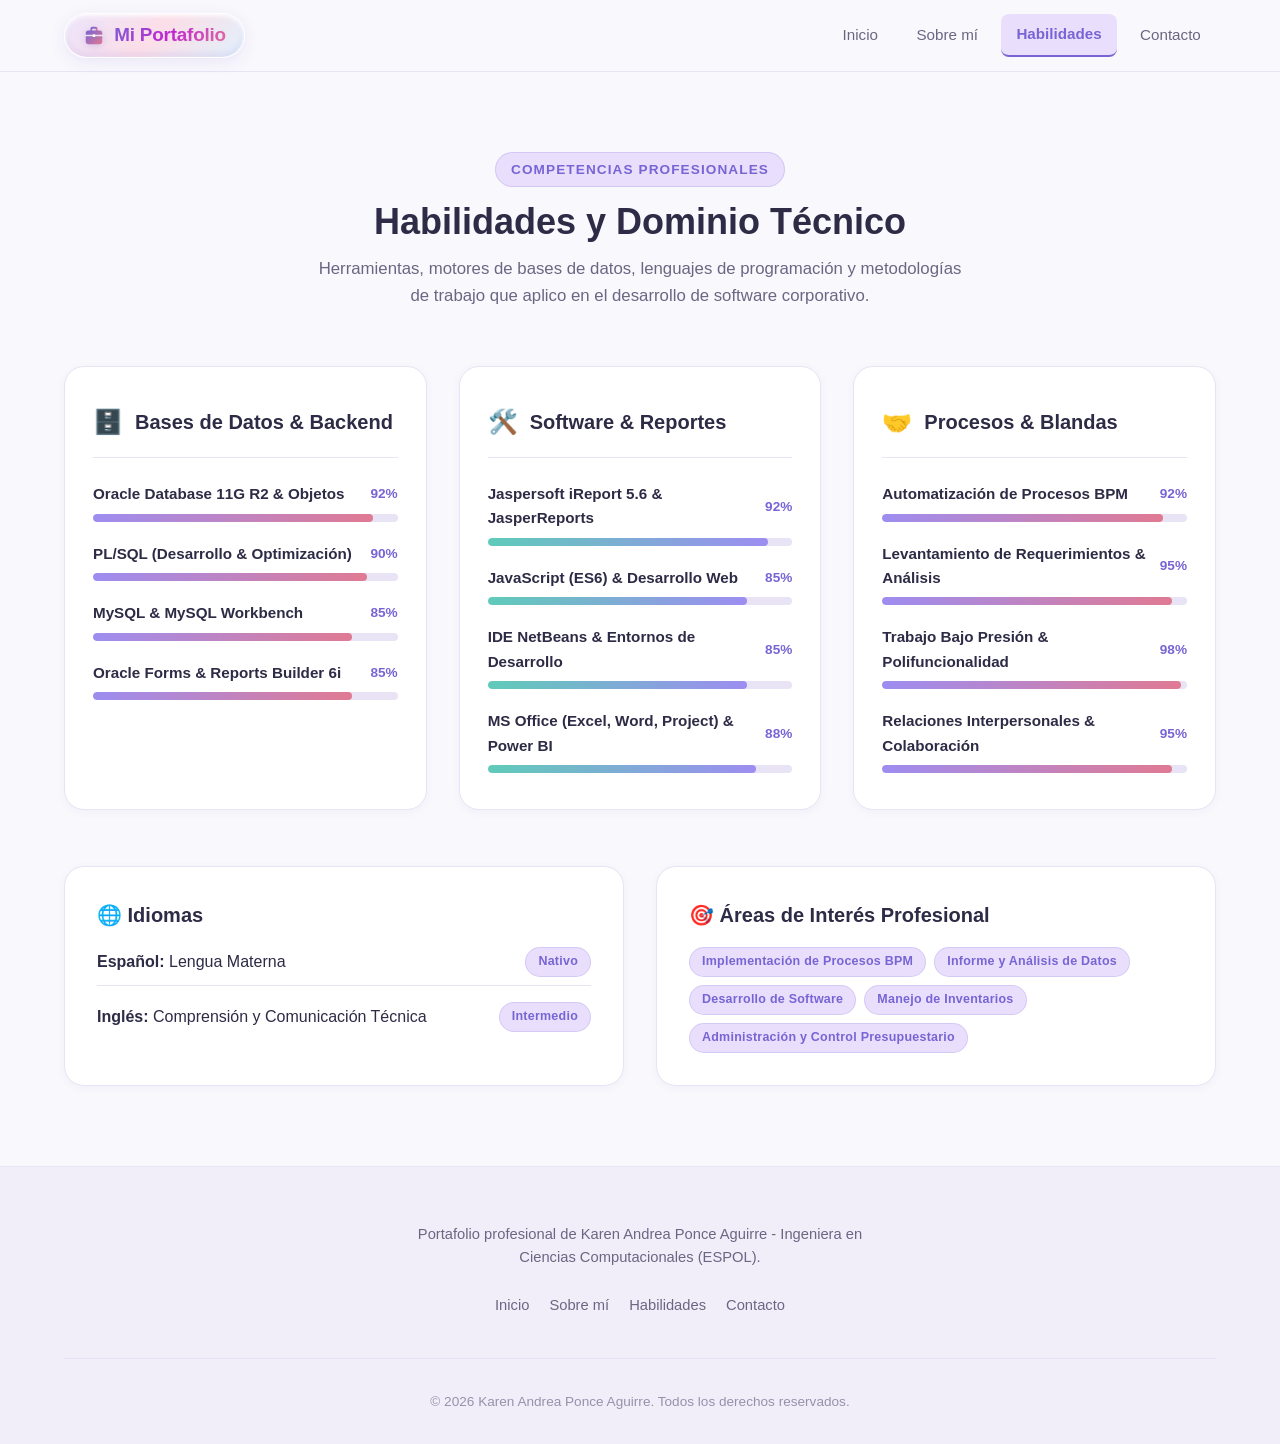
<file: skills.html>
<!DOCTYPE html>
<html lang="es">
<head>
  <meta charset="UTF-8">
  <meta name="viewport" content="width=device-width, initial-scale=1.0">
  <meta name="description" content="Habilidades técnicas, herramientas de desarrollo, bases de datos y destrezas profesionales de Karen Andrea Ponce Aguirre, Ingeniera en Ciencias Computacionales.">
  <title>Habilidades | Karen Andrea Ponce Aguirre</title>

  <!-- Enlace a hojas de estilo nativas -->
  <link rel="stylesheet" href="css/global.css">
  <link rel="stylesheet" href="css/pages.css">
</head>
<body>

  <!-- ========================================================================
       ENCABEZADO Y NAVEGACIÓN COMPARTIDA (Idéntico en las 5 páginas)
       ======================================================================== -->
  <header class="site-header">
    <nav class="navbar container">
      <!-- Logotipo con Efecto Burbuja -->
       <a href="index.html" class="logo logo-bubble">
                <span class="bubble-icon" aria-hidden="true">
                    <svg viewBox="0 0 24 24" width="22" height="22" fill="none">
                        <defs>
                            <linearGradient id="briefcaseGradH1" x1="0%" y1="0%" x2="100%" y2="100%">
                                <stop offset="0%" stop-color="#7864d4" />
                                <stop offset="100%" stop-color="#e07a93" />
                            </linearGradient>
                        </defs>
                        <path d="M9 6V4.5C9 3.67 9.67 3 10.5 3h3c.83 0 1.5.67 1.5 1.5V6" stroke="url(#briefcaseGradH1)" stroke-width="2" stroke-linecap="round" />
                        <rect x="3" y="6" width="18" height="15" rx="3" fill="url(#briefcaseGradH1)" />
                        <path d="M3 11.5h7.5m3 0H21" stroke="#ffffff" stroke-width="1.5" stroke-linecap="round" opacity="0.8" />
                        <rect x="10.5" y="10" width="3" height="3" rx="0.8" fill="#ffffff" />
                    </svg>
                </span>
                <span class="logo-text">Mi Portafolio</span>
            </a>

      <!-- Botón de Menú Móvil (Hamburguesa) -->
      <button class="menu-toggle" id="menu-toggle" aria-label="Abrir menú de navegación" aria-expanded="false">
        <span class="bar"></span>
        <span class="bar"></span>
        <span class="bar"></span>
      </button>

      <!-- Lista de Enlaces de Navegación -->
      <ul class="nav-menu" id="nav-menu">
        <li class="nav-item"><a href="index.html" class="nav-link">Inicio</a></li>
        <li class="nav-item"><a href="about.html" class="nav-link">Sobre mí</a></li>
        <li class="nav-item"><a href="skills.html" class="nav-link">Habilidades</a></li>
        <!-- Se oculta temporalmente hasta contar con proyectos listos para publicar:
        <li class="nav-item"><a href="projects.html" class="nav-link">Proyectos</a></li>
        -->
        <li class="nav-item"><a href="contact.html" class="nav-link">Contacto</a></li>
      </ul>
    </nav>
  </header>

  <!-- ========================================================================
       CONTENIDO PRINCIPAL (<main>) - Página 3: Habilidades
       ======================================================================== -->
  <main class="section container">
    <!-- Encabezado de la Sección -->
    <div class="section-header">
      <span class="section-tag">Competencias Profesionales</span>
      <h1 class="section-title">Habilidades y Dominio Técnico</h1>
      <p class="section-subtitle">
        Herramientas, motores de bases de datos, lenguajes de programación y metodologías de trabajo que aplico en el desarrollo de software corporativo.
      </p>
    </div>

    <!-- Cuadrícula de Habilidades por Categoría -->
    <div class="skills-grid">
      <!-- Categoría 1: Bases de Datos & Backend -->
      <section class="skill-category">
        <div class="skill-category-header">
          <span class="skill-category-icon">🗄️</span>
          <h2 class="skill-category-title">Bases de Datos & Backend</h2>
        </div>

        <div class="skill-items-list">
          <!-- Item 1 -->
          <div class="skill-item">
            <div class="skill-info">
              <span class="skill-name">Oracle Database 11G R2 & Objetos</span>
              <span class="skill-percentage">92%</span>
            </div>
            <div class="progress-bar">
              <div class="progress-fill" style="width: 92%;"></div>
            </div>
          </div>

          <!-- Item 2 -->
          <div class="skill-item">
            <div class="skill-info">
              <span class="skill-name">PL/SQL (Desarrollo & Optimización)</span>
              <span class="skill-percentage">90%</span>
            </div>
            <div class="progress-bar">
              <div class="progress-fill" style="width: 90%;"></div>
            </div>
          </div>

          <!-- Item 3 -->
          <div class="skill-item">
            <div class="skill-info">
              <span class="skill-name">MySQL & MySQL Workbench</span>
              <span class="skill-percentage">85%</span>
            </div>
            <div class="progress-bar">
              <div class="progress-fill" style="width: 85%;"></div>
            </div>
          </div>

          <!-- Item 4 -->
          <div class="skill-item">
            <div class="skill-info">
              <span class="skill-name">Oracle Forms & Reports Builder 6i</span>
              <span class="skill-percentage">85%</span>
            </div>
            <div class="progress-bar">
              <div class="progress-fill" style="width: 85%;"></div>
            </div>
          </div>
        </div>
      </section>

      <!-- Categoría 2: Software, Reportes & Herramientas -->
      <section class="skill-category">
        <div class="skill-category-header">
          <span class="skill-category-icon">🛠️</span>
          <h2 class="skill-category-title">Software & Reportes</h2>
        </div>

        <div class="skill-items-list">
          <!-- Item 1 -->
          <div class="skill-item">
            <div class="skill-info">
              <span class="skill-name">Jaspersoft iReport 5.6 & JasperReports</span>
              <span class="skill-percentage">92%</span>
            </div>
            <div class="progress-bar">
              <div class="progress-fill accent" style="width: 92%;"></div>
            </div>
          </div>

          <!-- Item 2 -->
          <div class="skill-item">
            <div class="skill-info">
              <span class="skill-name">JavaScript (ES6) & Desarrollo Web</span>
              <span class="skill-percentage">85%</span>
            </div>
            <div class="progress-bar">
              <div class="progress-fill accent" style="width: 85%;"></div>
            </div>
          </div>

          <!-- Item 3 -->
          <div class="skill-item">
            <div class="skill-info">
              <span class="skill-name">IDE NetBeans & Entornos de Desarrollo</span>
              <span class="skill-percentage">85%</span>
            </div>
            <div class="progress-bar">
              <div class="progress-fill accent" style="width: 85%;"></div>
            </div>
          </div>

          <!-- Item 4 -->
          <div class="skill-item">
            <div class="skill-info">
              <span class="skill-name">MS Office (Excel, Word, Project) & Power BI</span>
              <span class="skill-percentage">88%</span>
            </div>
            <div class="progress-bar">
              <div class="progress-fill accent" style="width: 88%;"></div>
            </div>
          </div>
        </div>
      </section>

      <!-- Categoría 3: Gestión de Procesos & Blandas -->
      <section class="skill-category">
        <div class="skill-category-header">
          <span class="skill-category-icon">🤝</span>
          <h2 class="skill-category-title">Procesos & Blandas</h2>
        </div>

        <div class="skill-items-list">
          <!-- Item 1 -->
          <div class="skill-item">
            <div class="skill-info">
              <span class="skill-name">Automatización de Procesos BPM</span>
              <span class="skill-percentage">92%</span>
            </div>
            <div class="progress-bar">
              <div class="progress-fill" style="width: 92%;"></div>
            </div>
          </div>

          <!-- Item 2 -->
          <div class="skill-item">
            <div class="skill-info">
              <span class="skill-name">Levantamiento de Requerimientos & Análisis</span>
              <span class="skill-percentage">95%</span>
            </div>
            <div class="progress-bar">
              <div class="progress-fill" style="width: 95%;"></div>
            </div>
          </div>

          <!-- Item 3 -->
          <div class="skill-item">
            <div class="skill-info">
              <span class="skill-name">Trabajo Bajo Presión & Polifuncionalidad</span>
              <span class="skill-percentage">98%</span>
            </div>
            <div class="progress-bar">
              <div class="progress-fill" style="width: 98%;"></div>
            </div>
          </div>

          <!-- Item 4 -->
          <div class="skill-item">
            <div class="skill-info">
              <span class="skill-name">Relaciones Interpersonales & Colaboración</span>
              <span class="skill-percentage">95%</span>
            </div>
            <div class="progress-bar">
              <div class="progress-fill" style="width: 95%;"></div>
            </div>
          </div>
        </div>
      </section>
    </div>

    <!-- Sección complementaria: Idiomas e Intereses Profesionales -->
    <div class="skills-extra-grid">
      <div class="skills-extra-card">
        <h3 class="skills-extra-title">🌐 Idiomas</h3>
        <ul style="display: flex; flex-direction: column; gap: 0.75rem;">
          <li style="display: flex; justify-content: space-between; align-items: center; border-bottom: 1px solid var(--color-border); padding-bottom: 0.5rem;">
            <span><strong>Español:</strong> Lengua Materna</span>
            <span class="badge">Nativo</span>
          </li>
          <li style="display: flex; justify-content: space-between; align-items: center; padding-top: 0.25rem;">
            <span><strong>Inglés:</strong> Comprensión y Comunicación Técnica</span>
            <span class="badge">Intermedio</span>
          </li>
        </ul>
      </div>

      <div class="skills-extra-card">
        <h3 class="skills-extra-title">🎯 Áreas de Interés Profesional</h3>
        <div style="display: flex; flex-wrap: wrap; gap: 0.5rem;">
          <span class="badge">Implementación de Procesos BPM</span>
          <span class="badge">Informe y Análisis de Datos</span>
          <span class="badge">Desarrollo de Software</span>
          <span class="badge">Manejo de Inventarios</span>
          <span class="badge">Administración y Control Presupuestario</span>
        </div>
      </div>
    </div>
  </main>

  <!-- ========================================================================
       PIE DE PÁGINA COMPARTIDO (Idéntico en las 5 páginas)
       ======================================================================== -->
  <footer class="site-footer">
    <div class="container footer-content">
      <div class="footer-brand">
        <!--<a href="index.html" class="logo logo-bubble">
          <span class="bubble-icon" aria-hidden="true">
            <svg viewBox="0 0 24 24" width="22" height="22" fill="none">
              <defs>
                <linearGradient id="bubbleGradFooter3" x1="0%" y1="0%" x2="100%" y2="100%">
                  <stop offset="0%" stop-color="#9d8df1" stop-opacity="0.9" />
                  <stop offset="50%" stop-color="#f472b6" stop-opacity="0.8" />
                  <stop offset="100%" stop-color="#38bdf8" stop-opacity="0.9" />
                </linearGradient>
                <radialGradient id="bubbleFillFooter3" cx="35%" cy="35%" r="65%">
                  <stop offset="0%" stop-color="#ffffff" stop-opacity="0.85" />
                  <stop offset="45%" stop-color="#e9d5ff" stop-opacity="0.45" />
                  <stop offset="100%" stop-color="#bae6fd" stop-opacity="0.25" />
                </radialGradient>
              </defs>
              <circle cx="12" cy="12" r="9" stroke="url(#bubbleGradFooter3)" stroke-width="1.8" fill="url(#bubbleFillFooter3)" />
              <path d="M8 7.5a4.5 4.5 0 0 1 4.5-4.5" stroke="#ffffff" stroke-width="1.8" stroke-linecap="round" opacity="0.95" />
              <circle cx="16" cy="15.5" r="1.3" fill="#ffffff" opacity="0.9" />
            </svg>
          </span>
          <span class="logo-text">Mi Portafolio</span>
        </a> -->
        <p class="footer-desc">Portafolio profesional de Karen Andrea Ponce Aguirre - Ingeniera en Ciencias Computacionales (ESPOL).</p>
      </div>
      <div class="footer-links">
        <a href="index.html" class="footer-link">Inicio</a>
        <a href="about.html" class="footer-link">Sobre mí</a>
        <a href="skills.html" class="footer-link">Habilidades</a>
        <!-- <a href="projects.html" class="footer-link">Proyectos</a> -->
        <a href="contact.html" class="footer-link">Contacto</a>
      </div>
      <div class="footer-divider"></div>
      <p class="footer-bottom">
        &copy; <span id="current-year"></span> Karen Andrea Ponce Aguirre. Todos los derechos reservados.
      </p>
    </div>
  </footer>

  <!-- Script global para menú móvil, enlace activo y año dinámico -->
  <script src="js/main.js"></script>
</body>
</html>
</file>
<file: css/global.css>
/* ==========================================================================
   GLOBAL.CSS - Estilos Globales, Variables, Utilidades, Header y Footer
   Portafolio Web Personal (MPA) - Tema Pastel Suave & Elegante
   ========================================================================== */

/* --------------------------------------------------------------------------
   1. VARIABLES DE TEMA (:root) - Paleta de Colores Pasteles
   -------------------------------------------------------------------------- */
:root {
  /* Fondos y Superficies Pastel */
  --color-bg: #f9f8fc;                  /* Fondo general: lavanda porcelana suave */
  --color-surface: #ffffff;             /* Superficie limpia para encabezado y tarjetas */
  --color-surface-card: #ffffff;        /* Fondo de tarjetas */
  --color-surface-hover: #f3f0fc;       /* Hover con toque lila pastel */
  --color-border: #e8e3f5;             /* Bordes suaves en tono lavanda claro */
  --color-border-light: #ded7f0;       /* Borde ligeramente más definido */

  /* Colores de Marca y Énfasis Pastel */
  --color-primary: #7864d4;            /* Lavanda / Lila pastel intenso con buen contraste */
  --color-primary-hover: #6551c4;      /* Lavanda más profundo al pasar el cursor */
  --color-primary-rgb: 120, 100, 212;
  --color-secondary: #e07a93;          /* Rosa palo / Blush pastel */
  --color-secondary-hover: #c96780;
  --color-accent: #f6ad7b;             /* Melocotón / Durazno pastel cálido */

  /* Tonos Pasteles Decorativos Complementarios */
  --color-pastel-lilac: #e9dffc;
  --color-pastel-mint: #d4f4e2;
  --color-pastel-peach: #fde6d8;
  --color-pastel-rose: #fcd7e0;
  --color-pastel-sky: #d8effc;

  /* Estados de retroalimentación en tonos pastel suaves */
  --color-success: #15803d;
  --color-success-bg: #e2f8eb;
  --color-warning: #b45309;
  --color-danger: #be123c;
  --color-danger-bg: #ffe4e9;

  /* Tipografía y Textos (Alto contraste para máxima legibilidad) */
  --color-text: #2d2b45;               /* Pizarra ciruela oscuro muy legible */
  --color-text-muted: #6b6683;         /* Gris lavanda equilibrado */
  --color-text-dim: #9691ab;          /* Texto sutil o pie de página */
  --font-main: -apple-system, BlinkMacSystemFont, "Segoe UI", Roboto, "Helvetica Neue", Arial, sans-serif;
  --font-mono: "Fira Code", Consolas, Monaco, "Courier New", monospace;

  /* Espaciados y Radios redondeados suaves */
  --radius-sm: 8px;
  --radius-md: 14px;
  --radius-lg: 20px;
  --radius-full: 9999px;

  /* Sombras etéreas y suaves (Diseño pastel moderno) */
  --shadow-sm: 0 2px 8px rgba(120, 100, 212, 0.06);
  --shadow-md: 0 8px 24px rgba(120, 100, 212, 0.09);
  --shadow-lg: 0 16px 36px rgba(120, 100, 212, 0.12);
  --shadow-glow: 0 10px 30px rgba(196, 181, 253, 0.45);

  /* Transiciones y Dimensiones */
  --transition-fast: 0.2s ease;
  --transition-normal: 0.3s ease;
  --header-height: 72px;
  --max-width: 1200px;
}

/* --------------------------------------------------------------------------
   2. RESET UNIVERSAL Y ESTILOS BASE
   -------------------------------------------------------------------------- */
* {
  margin: 0;
  padding: 0;
  box-sizing: border-box;
}

html {
  font-size: 16px;
  scroll-behavior: smooth;
}

body {
  font-family: var(--font-main);
  background-color: var(--color-bg);
  color: var(--color-text);
  line-height: 1.6;
  min-height: 100vh;
  display: flex;
  flex-direction: column;
  overflow-x: hidden;
  -webkit-font-smoothing: antialiased;
}

/* Enlaces y elementos generales */
a {
  color: inherit;
  text-decoration: none;
  transition: color var(--transition-fast);
}

ul, ol {
  list-style: none;
}

img, svg {
  display: block;
  max-width: 100%;
  height: auto;
}

button, input, textarea, select {
  font-family: inherit;
  font-size: inherit;
  color: inherit;
  border: none;
  outline: none;
  background: none;
}

button {
  cursor: pointer;
}

/* --------------------------------------------------------------------------
   3. CLASES UTILITARIAS REUTILIZABLES
   -------------------------------------------------------------------------- */
.container {
  width: 100%;
  max-width: var(--max-width);
  margin-left: auto;
  margin-right: auto;
  padding-left: 1.5rem;
  padding-right: 1.5rem;
}

.section {
  padding-top: 5rem;
  padding-bottom: 5rem;
}

/* Encabezados de sección estándar */
.section-header {
  text-align: center;
  margin-bottom: 3.5rem;
}

.section-tag {
  display: inline-block;
  font-size: 0.85rem;
  font-weight: 600;
  text-transform: uppercase;
  letter-spacing: 0.08em;
  color: var(--color-primary);
  background-color: var(--color-pastel-lilac);
  padding: 0.35rem 0.95rem;
  border-radius: var(--radius-full);
  border: 1px solid rgba(120, 100, 212, 0.2);
  margin-bottom: 0.75rem;
}

.section-title {
  font-size: 2.25rem;
  font-weight: 800;
  color: var(--color-text);
  line-height: 1.25;
  margin-bottom: 0.75rem;
}

.section-subtitle {
  color: var(--color-text-muted);
  font-size: 1.05rem;
  max-width: 650px;
  margin-left: auto;
  margin-right: auto;
}

/* Botones estándar con estética pastel */
.btn {
  display: inline-flex;
  align-items: center;
  justify-content: center;
  gap: 0.5rem;
  padding: 0.75rem 1.5rem;
  font-size: 0.95rem;
  font-weight: 600;
  border-radius: var(--radius-md);
  transition: all var(--transition-fast);
  text-align: center;
  cursor: pointer;
  white-space: nowrap;
}

.btn-primary {
  background: linear-gradient(135deg, var(--color-primary), #8f7fe0);
  color: #ffffff;
  box-shadow: 0 4px 14px rgba(120, 100, 212, 0.28);
}

.btn-primary:hover {
  background: linear-gradient(135deg, var(--color-primary-hover), #7e6bd3);
  box-shadow: 0 6px 20px rgba(120, 100, 212, 0.38);
  transform: translateY(-2px);
}

.btn-outline {
  background-color: #ffffff;
  color: var(--color-primary);
  border: 1.5px solid var(--color-border-light);
  box-shadow: var(--shadow-sm);
}

.btn-outline:hover {
  border-color: var(--color-primary);
  color: var(--color-primary);
  background-color: var(--color-surface-hover);
  transform: translateY(-2px);
}

.btn-secondary {
  background-color: var(--color-pastel-lilac);
  color: var(--color-primary);
  border: 1px solid rgba(120, 100, 212, 0.15);
}

.btn-secondary:hover {
  background-color: #dfd3f8;
  transform: translateY(-2px);
}

.btn-sm {
  padding: 0.45rem 0.9rem;
  font-size: 0.85rem;
}

.btn-block {
  width: 100%;
}

/* Insignias / Badges Pastel */
.badge {
  display: inline-flex;
  align-items: center;
  padding: 0.25rem 0.75rem;
  font-size: 0.78rem;
  font-weight: 600;
  border-radius: var(--radius-full);
  background-color: var(--color-pastel-lilac);
  color: var(--color-primary);
  border: 1px solid rgba(120, 100, 212, 0.18);
  letter-spacing: 0.02em;
}

/* --------------------------------------------------------------------------
   4. ENCABEZADO Y BARRA DE NAVEGACIÓN (.site-header, .navbar)
   -------------------------------------------------------------------------- */
.site-header {
  position: sticky;
  top: 0;
  left: 0;
  width: 100%;
  height: var(--header-height);
  background-color: rgba(249, 248, 252, 0.9);
  backdrop-filter: blur(14px);
  -webkit-backdrop-filter: blur(14px);
  border-bottom: 1px solid var(--color-border);
  z-index: 1000;
  transition: background-color var(--transition-fast);
}

.navbar {
  height: 100%;
  display: flex;
  align-items: center;
  justify-content: space-between;
}

/* Logotipo con Efecto Burbuja Pastel */
.logo {
  display: inline-flex;
  align-items: center;
  gap: 0.55rem;
  font-size: 1.18rem;
  font-weight: 800;
  color: var(--color-text);
  letter-spacing: -0.015em;
  text-decoration: none;
  transition: all 0.35s cubic-bezier(0.34, 1.56, 0.64, 1);
}

.logo-bubble {
  padding: 0.42rem 1.15rem;
  border-radius: var(--radius-full);
  background: linear-gradient(135deg, rgba(233, 223, 252, 0.75) 0%, rgba(253, 208, 220, 0.65) 50%, rgba(216, 239, 252, 0.75) 100%);
  border: 1.5px solid rgba(255, 255, 255, 0.95);
  box-shadow: 
    inset 0 2px 4px rgba(255, 255, 255, 0.95),
    inset 0 -3px 6px rgba(120, 100, 212, 0.15),
    0 4px 15px rgba(120, 100, 212, 0.12);
  backdrop-filter: blur(8px);
  -webkit-backdrop-filter: blur(8px);
  animation: bubbleFloat 3.5s ease-in-out infinite;
  cursor: pointer;
}

.logo-bubble:hover {
  transform: scale(1.06) translateY(-2px);
  background: linear-gradient(135deg, rgba(233, 223, 252, 0.95) 0%, rgba(253, 208, 220, 0.85) 50%, rgba(216, 239, 252, 0.95) 100%);
  box-shadow: 
    inset 0 2px 6px rgba(255, 255, 255, 1),
    inset 0 -4px 8px rgba(120, 100, 212, 0.22),
    0 8px 24px rgba(120, 100, 212, 0.22);
}

.logo-bubble:active {
  transform: scale(0.97) translateY(1px);
}

.logo-bubble .bubble-icon {
  display: flex;
  align-items: center;
  justify-content: center;
  flex-shrink: 0;
  filter: drop-shadow(0 2px 4px rgba(120, 100, 212, 0.25));
  animation: bubbleWobble 3s ease-in-out infinite;
}

.logo-bubble .logo-text {
  background: linear-gradient(135deg, #7864d4 0%, #c026d3 50%, #e07a93 100%);
  -webkit-background-clip: text;
  -webkit-text-fill-color: transparent;
  font-weight: 800;
  letter-spacing: -0.01em;
}

/* Animaciones de Efecto Burbuja */
@keyframes bubbleFloat {
  0%, 100% {
    transform: translateY(0);
  }
  50% {
    transform: translateY(-3px);
  }
}

@keyframes bubbleWobble {
  0%, 100% {
    transform: rotate(0deg) scale(1);
  }
  25% {
    transform: rotate(-4deg) scale(1.05);
  }
  75% {
    transform: rotate(4deg) scale(0.97);
  }
}

.logo-accent {
  color: var(--color-primary);
}

/* Menú de navegación en escritorio */
.nav-menu {
  display: flex;
  align-items: center;
  gap: 0.5rem;
}

.nav-item {
  position: relative;
}

.nav-link {
  display: inline-block;
  padding: 0.5rem 0.95rem;
  font-size: 0.95rem;
  font-weight: 500;
  color: var(--color-text-muted);
  border-radius: var(--radius-sm);
  transition: all var(--transition-fast);
}

.nav-link:hover {
  color: var(--color-primary);
  background-color: var(--color-surface-hover);
}

/* Enlace activo de la página actual */
.nav-link.active {
  color: var(--color-primary);
  background-color: var(--color-pastel-lilac);
  font-weight: 700;
  border-bottom: 2px solid var(--color-primary);
}

/* Botón Hamburguesa Móvil */
.menu-toggle {
  display: none;
  flex-direction: column;
  justify-content: space-around;
  width: 40px;
  height: 40px;
  padding: 8px;
  border-radius: var(--radius-sm);
  background-color: var(--color-surface);
  border: 1px solid var(--color-border);
  z-index: 1001;
}

.menu-toggle .bar {
  width: 100%;
  height: 2px;
  background-color: var(--color-text);
  border-radius: 2px;
  transition: all var(--transition-normal);
}

/* Animación a 'X' del botón cuando está activo */
.menu-toggle.active .bar:nth-child(1) {
  transform: translateY(7px) rotate(45deg);
}

.menu-toggle.active .bar:nth-child(2) {
  opacity: 0;
}

.menu-toggle.active .bar:nth-child(3) {
  transform: translateY(-7px) rotate(-45deg);
}

/* --------------------------------------------------------------------------
   5. PIE DE PÁGINA (.site-footer)
   -------------------------------------------------------------------------- */
.site-footer {
  margin-top: auto;
  background-color: #f2eef9;
  border-top: 1px solid var(--color-border);
  padding: 3.5rem 0 2rem;
}

.footer-content {
  display: flex;
  flex-direction: column;
  align-items: center;
  justify-content: center;
  text-align: center;
  gap: 1.5rem;
}

.footer-brand {
  max-width: 480px;
}

.footer-brand .logo {
  justify-content: center;
  margin-bottom: 0.5rem;
}

.footer-desc {
  font-size: 0.92rem;
  color: var(--color-text-muted);
}

.footer-links {
  display: flex;
  flex-wrap: wrap;
  justify-content: center;
  gap: 1.25rem;
}

.footer-link {
  font-size: 0.92rem;
  font-weight: 500;
  color: var(--color-text-muted);
  transition: color var(--transition-fast);
}

.footer-link:hover {
  color: var(--color-primary);
}

.footer-divider {
  width: 100%;
  height: 1px;
  background-color: var(--color-border);
  margin: 1rem 0 0.5rem;
}

.footer-bottom {
  font-size: 0.85rem;
  color: var(--color-text-dim);
}

/* --------------------------------------------------------------------------
   6. RESPONSIVIDAD: MENÚ HORIZONTAL Y TEXTOS ADAPTADOS (Dispositivos Móviles)
   -------------------------------------------------------------------------- */
@media (max-width: 768px) {
  /* Contenedores y espaciados móviles */
  .container {
    padding-left: 1.25rem;
    padding-right: 1.25rem;
  }

  .section {
    padding-top: 3.25rem;
    padding-bottom: 3.25rem;
  }

  .section-header {
    margin-bottom: 2rem;
  }

  .section-tag {
    font-size: 0.78rem;
    padding: 0.25rem 0.75rem;
    margin-bottom: 0.5rem;
  }

  .section-title {
    font-size: 1.75rem;
    line-height: 1.25;
  }

  .section-subtitle {
    font-size: 0.95rem;
    line-height: 1.6;
  }

  .btn {
    padding: 0.65rem 1.25rem;
    font-size: 0.9rem;
  }

  /* Ocultar botón hamburguesa para dar paso al menú horizontal superior */
  .menu-toggle {
    display: none !important;
  }

  /* Cabecera adaptada con menú horizontal en la parte superior */
  .site-header {
    height: auto;
    min-height: auto;
    padding: 0.5rem 0 0.4rem;
    position: sticky;
    top: 0;
    background-color: rgba(249, 248, 252, 0.96);
    backdrop-filter: blur(14px);
    -webkit-backdrop-filter: blur(14px);
  }

  .navbar {
    height: auto;
    flex-direction: column;
    align-items: center;
    justify-content: center;
    gap: 0.4rem;
    padding-left: 0.75rem;
    padding-right: 0.75rem;
  }

  .logo {
    font-size: 1.05rem;
    gap: 0.35rem;
  }

  .logo-bubble {
    padding: 0.32rem 0.95rem;
  }

  /* Menú desplegado horizontalmente en la parte superior */
  .nav-menu {
    position: static;
    width: 100%;
    max-width: 100%;
    display: flex;
    flex-direction: row;
    align-items: center;
    justify-content: center;
    flex-wrap: nowrap;
    overflow-x: auto;
    -webkit-overflow-scrolling: touch;
    padding: 0.2rem 0.25rem;
    gap: 0.35rem;
    background-color: transparent;
    border: none;
    box-shadow: none;
    transform: none;
    opacity: 1;
    visibility: visible;
    scrollbar-width: none; /* Firefox */
  }

  .nav-menu::-webkit-scrollbar {
    display: none; /* Chrome, Safari, Edge */
  }

  .nav-item {
    width: auto;
    flex-shrink: 0;
  }

  .nav-link {
    width: auto;
    display: inline-block;
    padding: 0.35rem 0.75rem;
    font-size: 0.85rem;
    font-weight: 600;
    white-space: nowrap;
    border-radius: var(--radius-full);
    border: 1px solid transparent;
    color: var(--color-text-muted);
  }

  .nav-link:hover {
    color: var(--color-primary);
    background-color: var(--color-surface-hover);
  }

  .nav-link.active {
    color: var(--color-primary);
    background-color: var(--color-pastel-lilac);
    border: 1px solid rgba(120, 100, 212, 0.25);
    border-bottom: 1px solid rgba(120, 100, 212, 0.25);
    border-left: 1px solid rgba(120, 100, 212, 0.25);
  }

  /* Pie de página en móvil */
  .site-footer {
    padding: 2.5rem 0 1.5rem;
  }

  .footer-content {
    gap: 1.25rem;
  }

  .footer-desc {
    font-size: 0.85rem;
  }

  .footer-links {
    gap: 0.9rem;
  }

  .footer-link {
    font-size: 0.85rem;
  }

  .footer-bottom {
    font-size: 0.8rem;
  }
}

/* Pantallas pequeñas y smartphones estrechos (menores a 480px) */
@media (max-width: 480px) {
  html {
    font-size: 15px;
  }

  .container {
    padding-left: 1rem;
    padding-right: 1rem;
  }

  .section {
    padding-top: 2.25rem;
    padding-bottom: 2.25rem;
  }

  .section-title {
    font-size: 1.5rem;
  }

  .section-subtitle {
    font-size: 0.88rem;
  }

  .logo {
    font-size: 0.95rem;
  }

  .logo-bubble {
    padding: 0.28rem 0.8rem;
  }

  .nav-menu {
    gap: 0.2rem;
    justify-content: flex-start;
  }

  .nav-link {
    padding: 0.3rem 0.55rem;
    font-size: 0.78rem;
  }
}
</file>
<file: css/pages.css>
/* ==========================================================================
   PAGES.CSS - Estilos Específicos del Contenido (<main>) por Vista
   Portafolio Web Personal (MPA) - Estética Pastel Suave y Elegante
   ========================================================================== */

/* --------------------------------------------------------------------------
   1. VISTA 1: INICIO (index.html)
   -------------------------------------------------------------------------- */
/* Sección Hero */
.hero {
  padding: 5rem 0 4rem;
  overflow: hidden;
}

.hero-grid {
  display: grid;
  grid-template-columns: 1.2fr 0.8fr;
  align-items: center;
  gap: 3.5rem;
}

.hero-text {
  display: flex;
  flex-direction: column;
  gap: 1.25rem;
}

.hero-greeting {
  font-size: 1.1rem;
  font-weight: 600;
  color: var(--color-primary);
  display: flex;
  align-items: center;
  gap: 0.5rem;
  background-color: var(--color-pastel-lilac);
  align-self: flex-start;
  padding: 0.35rem 0.95rem;
  border-radius: var(--radius-full);
}

.hero-title {
  font-size: 3rem;
  font-weight: 800;
  line-height: 1.15;
  color: var(--color-text);
  letter-spacing: -0.02em;
}

.hero-title .gradient-text {
  background: linear-gradient(135deg, #7864d4 0%, #e07a93 50%, #f6ad7b 100%);
  -webkit-background-clip: text;
  -webkit-text-fill-color: transparent;
}

.hero-role {
  font-size: 1.35rem;
  font-weight: 700;
  color: var(--color-secondary);
}

.hero-description {
  font-size: 1.1rem;
  color: var(--color-text-muted);
  line-height: 1.75;
  max-width: 540px;
}

.hero-actions {
  display: flex;
  flex-wrap: wrap;
  gap: 1rem;
  margin-top: 0.5rem;
}

/* Avatar del Hero con anillo gradiente pastel */
.hero-visual {
  display: flex;
  justify-content: center;
  align-items: center;
  position: relative;
}

.hero-avatar-wrapper {
  position: relative;
  width: 320px;
  height: 320px;
  border-radius: var(--radius-full);
  padding: 8px;
  background: linear-gradient(135deg, #d8cefa 0%, #fcd0dc 40%, #fedcc9 75%, #cbf3dd 100%);
  box-shadow: 0 14px 38px rgba(120, 100, 212, 0.2);
  display: flex;
  align-items: center;
  justify-content: center;
}

.hero-avatar-img {
  width: 100%;
  height: 100%;
  border-radius: var(--radius-full);
  object-fit: cover;
  background-color: var(--color-surface);
  border: 4px solid #ffffff;
}

/* Sección Resumen / Fortalezas (Highlights) */
.highlights-section {
  padding: 3rem 0 5rem;
}

.highlights-grid {
  display: grid;
  grid-template-columns: repeat(3, 1fr);
  gap: 1.75rem;
}

.highlight-card {
  background-color: var(--color-surface-card);
  border: 1px solid var(--color-border);
  border-radius: var(--radius-lg);
  padding: 2.25rem 1.75rem;
  display: flex;
  flex-direction: column;
  gap: 1rem;
  transition: all var(--transition-normal);
  position: relative;
  box-shadow: var(--shadow-sm);
}

.highlight-card:hover {
  transform: translateY(-6px);
  border-color: var(--color-primary);
  box-shadow: var(--shadow-md);
  background-color: #ffffff;
}

.highlight-icon {
  width: 52px;
  height: 52px;
  border-radius: var(--radius-md);
  background: var(--color-pastel-lilac);
  color: var(--color-primary);
  display: flex;
  align-items: center;
  justify-content: center;
  font-size: 1.5rem;
}

.highlight-title {
  font-size: 1.25rem;
  font-weight: 700;
  color: var(--color-text);
}

.highlight-desc {
  font-size: 0.95rem;
  color: var(--color-text-muted);
  line-height: 1.65;
}

/* --------------------------------------------------------------------------
   2. VISTA 2: SOBRE MÍ (about.html)
   -------------------------------------------------------------------------- */
.about-grid {
  display: grid;
  grid-template-columns: 1fr 1fr;
  gap: 2.5rem;
  align-items: start;
}

/* Columna Izquierda: Biografía */
.about-bio-card {
  background-color: var(--color-surface-card);
  border: 1px solid var(--color-border);
  border-radius: var(--radius-lg);
  padding: 2.5rem;
  display: flex;
  flex-direction: column;
  gap: 1.5rem;
  box-shadow: var(--shadow-sm);
}

.about-bio-card h3 {
  font-size: 1.5rem;
  color: var(--color-text);
  font-weight: 800;
}

.about-text {
  color: var(--color-text-muted);
  font-size: 1.05rem;
  line-height: 1.75;
  display: flex;
  flex-direction: column;
  gap: 1rem;
}

.about-cta {
  margin-top: 0.5rem;
}

/* Columna Derecha: Línea de Tiempo */
.about-timeline-card {
  background-color: var(--color-surface-card);
  border: 1px solid var(--color-border);
  border-radius: var(--radius-lg);
  padding: 2.5rem;
  box-shadow: var(--shadow-sm);
}

.about-timeline-card h3 {
  font-size: 1.5rem;
  color: var(--color-text);
  font-weight: 800;
  margin-bottom: 2rem;
}

.timeline-list {
  position: relative;
  display: flex;
  flex-direction: column;
  gap: 2rem;
}

/* Línea vertical central/izquierda */
.timeline-list::before {
  content: "";
  position: absolute;
  top: 10px;
  bottom: 10px;
  left: 8px;
  width: 2px;
  background-color: var(--color-border);
}

.timeline-item {
  position: relative;
  padding-left: 2.5rem;
}

.timeline-dot {
  position: absolute;
  left: 0;
  top: 6px;
  width: 18px;
  height: 18px;
  border-radius: var(--radius-full);
  background-color: var(--color-primary);
  border: 4px solid #ffffff;
  box-shadow: 0 0 0 2px var(--color-primary);
}

.timeline-date {
  display: inline-block;
  font-size: 0.8rem;
  font-weight: 700;
  color: var(--color-primary);
  background-color: var(--color-pastel-lilac);
  padding: 0.2rem 0.7rem;
  border-radius: var(--radius-full);
  margin-bottom: 0.35rem;
}

.timeline-title {
  font-size: 1.15rem;
  font-weight: 700;
  color: var(--color-text);
  margin-bottom: 0.35rem;
}

.timeline-institution {
  font-size: 0.9rem;
  font-weight: 600;
  color: var(--color-secondary);
  margin-bottom: 0.5rem;
}

.timeline-desc {
  font-size: 0.92rem;
  color: var(--color-text-muted);
  line-height: 1.6;
}

/* --------------------------------------------------------------------------
   3. VISTA 3: HABILIDADES (skills.html)
   -------------------------------------------------------------------------- */
.skills-grid {
  display: grid;
  grid-template-columns: repeat(3, 1fr);
  gap: 2rem;
}

.skill-category {
  background-color: var(--color-surface-card);
  border: 1px solid var(--color-border);
  border-radius: var(--radius-lg);
  padding: 2.25rem 1.75rem;
  display: flex;
  flex-direction: column;
  gap: 1.5rem;
  transition: all var(--transition-normal);
  box-shadow: var(--shadow-sm);
}

.skill-category:hover {
  border-color: var(--color-primary);
  box-shadow: var(--shadow-md);
  transform: translateY(-4px);
}

.skill-category-header {
  display: flex;
  align-items: center;
  gap: 0.75rem;
  padding-bottom: 1rem;
  border-bottom: 1px solid var(--color-border);
}

.skill-category-icon {
  font-size: 1.5rem;
}

.skill-category-title {
  font-size: 1.25rem;
  font-weight: 700;
  color: var(--color-text);
}

.skill-items-list {
  display: flex;
  flex-direction: column;
  gap: 1.25rem;
}

.skill-item {
  display: flex;
  flex-direction: column;
  gap: 0.45rem;
}

.skill-info {
  display: flex;
  justify-content: space-between;
  align-items: center;
}

.skill-name {
  font-size: 0.95rem;
  font-weight: 600;
  color: var(--color-text);
}

.skill-percentage {
  font-size: 0.85rem;
  font-weight: 700;
  color: var(--color-primary);
}

/* Barra de progreso CSS Pastel */
.progress-bar {
  width: 100%;
  height: 8px;
  background-color: var(--color-border);
  border-radius: var(--radius-full);
  overflow: hidden;
  position: relative;
}

.progress-fill {
  height: 100%;
  border-radius: var(--radius-full);
  background: linear-gradient(90deg, #9d8df1, #e07a93);
  transition: width 1s ease-in-out;
}

/* Variantes opcionales de color en barras */
.progress-fill.accent {
  background: linear-gradient(90deg, #5fcbb9, #9d8df1);
}

/* --------------------------------------------------------------------------
   4. VISTA 4: PROYECTOS (projects.html)
   -------------------------------------------------------------------------- */
.projects-grid {
  display: grid;
  grid-template-columns: repeat(3, 1fr);
  gap: 2rem;
}

.project-card {
  background-color: var(--color-surface-card);
  border: 1px solid var(--color-border);
  border-radius: var(--radius-lg);
  overflow: hidden;
  display: flex;
  flex-direction: column;
  transition: all var(--transition-normal);
  box-shadow: var(--shadow-sm);
}

.project-card:hover {
  transform: translateY(-8px);
  border-color: var(--color-primary);
  box-shadow: var(--shadow-lg);
}

.project-img-wrapper {
  position: relative;
  width: 100%;
  height: 210px;
  background-color: #f6f3fc;
  overflow: hidden;
  border-bottom: 1px solid var(--color-border);
}

.project-img {
  width: 100%;
  height: 100%;
  object-fit: cover;
  transition: transform var(--transition-normal);
}

.project-card:hover .project-img {
  transform: scale(1.05);
}

.project-content {
  padding: 1.75rem;
  display: flex;
  flex-direction: column;
  flex-grow: 1;
  gap: 1rem;
}

.project-title {
  font-size: 1.3rem;
  font-weight: 700;
  color: var(--color-text);
  line-height: 1.35;
}

.project-desc {
  font-size: 0.95rem;
  color: var(--color-text-muted);
  line-height: 1.65;
  flex-grow: 1;
}

.project-tags {
  display: flex;
  flex-wrap: wrap;
  gap: 0.5rem;
  margin: 0.25rem 0;
}

.project-actions {
  display: flex;
  gap: 0.75rem;
  padding-top: 0.75rem;
  border-top: 1px solid var(--color-border);
}

.project-actions .btn {
  flex: 1;
}

/* --------------------------------------------------------------------------
   5. VISTA 5: CONTACTO (contact.html)
   -------------------------------------------------------------------------- */
.contact-grid {
  display: grid;
  grid-template-columns: 1fr 1.25fr;
  gap: 2.5rem;
  align-items: start;
}

/* Canales Directos de Contacto */
.contact-channels {
  display: flex;
  flex-direction: column;
  gap: 1.25rem;
}

.channel-card {
  background-color: var(--color-surface-card);
  border: 1px solid var(--color-border);
  border-radius: var(--radius-lg);
  padding: 1.5rem;
  display: flex;
  align-items: center;
  gap: 1.25rem;
  transition: all var(--transition-normal);
  box-shadow: var(--shadow-sm);
}

.channel-card:hover {
  border-color: var(--color-primary);
  transform: translateY(-3px);
  background-color: var(--color-surface-hover);
  box-shadow: var(--shadow-md);
}

.channel-icon {
  width: 50px;
  height: 50px;
  border-radius: var(--radius-md);
  display: flex;
  align-items: center;
  justify-content: center;
  font-size: 1.4rem;
  flex-shrink: 0;
  background-color: var(--color-pastel-lilac);
  color: var(--color-primary);
}

.channel-icon svg {
  width: 26px;
  height: 26px;
  display: block;
}

/* Acentos específicos pasteles para cada canal */
.channel-whatsapp .channel-icon {
  background-color: #dcfce7;
  color: #16a34a;
}

.channel-linkedin .channel-icon {
  background-color: #e0f2fe;
  color: #0284c7;
}

.channel-email .channel-icon {
  background-color: var(--color-pastel-lilac);
  color: var(--color-primary);
}

.channel-location .channel-icon {
  background-color: #fee2e2;
  color: #e11d48;
}

.channel-info {
  display: flex;
  flex-direction: column;
  flex-grow: 1;
  gap: 0.2rem;
}

.channel-title {
  font-size: 1.05rem;
  font-weight: 700;
  color: var(--color-text);
}

.channel-value {
  font-size: 0.88rem;
  color: var(--color-text-muted);
  word-break: break-all;
}

.channel-action {
  font-size: 0.85rem;
  font-weight: 600;
  color: var(--color-primary);
  display: inline-flex;
  align-items: center;
  gap: 0.25rem;
  margin-top: 0.25rem;
}

/* Tarjeta del Formulario */
.contact-form-card {
  background-color: var(--color-surface-card);
  border: 1px solid var(--color-border);
  border-radius: var(--radius-lg);
  padding: 2.5rem;
  box-shadow: var(--shadow-sm);
}

.contact-form-card h3 {
  font-size: 1.5rem;
  color: var(--color-text);
  font-weight: 800;
  margin-bottom: 0.5rem;
}

.contact-form-card p {
  font-size: 0.95rem;
  color: var(--color-text-muted);
  margin-bottom: 1.75rem;
}

.form-group {
  display: flex;
  flex-direction: column;
  gap: 0.4rem;
  margin-bottom: 1.25rem;
}

.form-label {
  font-size: 0.9rem;
  font-weight: 600;
  color: var(--color-text);
}

.form-control {
  width: 100%;
  padding: 0.85rem 1rem;
  background-color: #faf9fe;
  border: 1.5px solid var(--color-border);
  border-radius: var(--radius-md);
  color: var(--color-text);
  font-size: 0.95rem;
  transition: all var(--transition-fast);
}

.form-control:focus {
  border-color: var(--color-primary);
  box-shadow: 0 0 0 3px rgba(120, 100, 212, 0.16);
  background-color: #ffffff;
}

textarea.form-control {
  resize: vertical;
  min-height: 120px;
}

/* Contenedor de Alertas y Retroalimentación */
#form-feedback {
  display: none;
  padding: 0.85rem 1rem;
  border-radius: var(--radius-md);
  font-size: 0.9rem;
  font-weight: 500;
  margin-bottom: 1.25rem;
  animation: fadeIn 0.3s ease;
}

#form-feedback.success {
  display: block;
  background-color: var(--color-success-bg);
  color: var(--color-success);
  border: 1px solid rgba(21, 128, 61, 0.25);
}

#form-feedback.error {
  display: block;
  background-color: var(--color-danger-bg);
  color: var(--color-danger);
  border: 1px solid rgba(190, 18, 60, 0.25);
}

.form-actions {
  display: grid;
  grid-template-columns: 1fr 1fr;
  gap: 1rem;
  margin-top: 0.5rem;
}

/* Botón específico de WhatsApp en formulario */
.btn-whatsapp {
  background-color: #22c55e;
  color: #ffffff;
}

.btn-whatsapp:hover {
  background-color: #16a34a;
  box-shadow: 0 4px 14px rgba(34, 197, 94, 0.35);
  transform: translateY(-2px);
}

/* Animación */
@keyframes fadeIn {
  from {
    opacity: 0;
    transform: translateY(-4px);
  }
  to {
    opacity: 1;
    transform: translateY(0);
  }
}

/* --------------------------------------------------------------------------
   6. SECCIONES COMPLEMENTARIAS
   -------------------------------------------------------------------------- */
/* Sección Complementaria de Habilidades (Idiomas e Intereses) */
.skills-extra-grid {
  margin-top: 3.5rem;
  display: grid;
  grid-template-columns: 1fr 1fr;
  gap: 2rem;
}

.skills-extra-card {
  background-color: var(--color-surface-card);
  border: 1px solid var(--color-border);
  border-radius: var(--radius-lg);
  padding: 2rem;
  box-shadow: var(--shadow-sm);
}

.skills-extra-title {
  font-size: 1.25rem;
  font-weight: 700;
  margin-bottom: 1rem;
  color: var(--color-text);
}

/* Tarjeta de Referencias en Contacto */
.references-card {
  background-color: var(--color-surface-card);
  border: 1px solid var(--color-border);
  border-radius: var(--radius-lg);
  padding: 1.5rem;
  margin-top: 0.5rem;
  box-shadow: var(--shadow-sm);
}

.references-title {
  font-size: 1.1rem;
  font-weight: 700;
  color: var(--color-text);
  margin-bottom: 0.75rem;
  display: flex;
  align-items: center;
  gap: 0.5rem;
}

.references-title svg {
  width: 20px;
  height: 20px;
  color: var(--color-primary);
  flex-shrink: 0;
}

.references-desc {
  font-size: 0.88rem;
  color: var(--color-text-muted);
  line-height: 1.6;
}

/* --------------------------------------------------------------------------
   7. RESPONSIVIDAD: TEXTOS Y ELEMENTOS ADAPTADOS (Media Queries por página)
   -------------------------------------------------------------------------- */
@media (max-width: 992px) {
  .hero-grid {
    grid-template-columns: 1fr;
    text-align: center;
    gap: 2.5rem;
  }

  .hero-text {
    align-items: center;
  }

  .hero-greeting {
    align-self: center;
  }

  .hero-actions {
    justify-content: center;
  }

  .hero-avatar-wrapper {
    width: 250px;
    height: 250px;
  }

  .highlights-grid,
  .skills-grid,
  .projects-grid {
    grid-template-columns: repeat(2, 1fr);
  }

  .about-grid,
  .contact-grid {
    grid-template-columns: 1fr;
  }
}

/* Pantallas móviles intermedias y tablets (hasta 768px) */
@media (max-width: 768px) {
  /* Hero y presentación */
  .hero {
    padding: 2.25rem 0 1.75rem;
  }

  .hero-grid {
    grid-template-columns: 1fr;
    gap: 1.75rem;
  }

  .hero-text {
    align-items: center;
    gap: 0.85rem;
  }

  .hero-greeting {
    font-size: 0.88rem;
    padding: 0.28rem 0.8rem;
    align-self: center;
  }

  .hero-title {
    font-size: 1.95rem;
    line-height: 1.2;
    text-align: center;
  }

  .hero-role {
    font-size: 1.12rem;
    line-height: 1.35;
    text-align: center;
  }

  .hero-description {
    font-size: 0.95rem;
    line-height: 1.65;
    text-align: center;
    max-width: 100%;
  }

  .hero-actions {
    width: 100%;
    justify-content: center;
    gap: 0.75rem;
  }

  .hero-avatar-wrapper {
    width: 210px;
    height: 210px;
    padding: 6px;
  }

  /* Sección Resumen / Fortalezas */
  .highlights-section {
    padding: 2rem 0 3.5rem;
  }

  .highlights-grid {
    grid-template-columns: 1fr;
    gap: 1.25rem;
  }

  .highlight-card {
    padding: 1.5rem 1.25rem;
    gap: 0.75rem;
  }

  .highlight-icon {
    width: 46px;
    height: 46px;
    font-size: 1.3rem;
  }

  .highlight-title {
    font-size: 1.12rem;
  }

  .highlight-desc {
    font-size: 0.9rem;
    line-height: 1.55;
  }

  /* Página Sobre mí */
  .about-grid {
    grid-template-columns: 1fr;
    gap: 2rem;
  }

  .about-bio-card,
  .about-timeline-card {
    padding: 1.5rem 1.25rem;
    gap: 1.25rem;
  }

  .about-bio-card h3,
  .about-timeline-card h3 {
    font-size: 1.28rem;
    margin-bottom: 1rem;
  }

  .about-text {
    font-size: 0.92rem;
    line-height: 1.65;
    gap: 0.85rem;
  }

  .timeline-list {
    gap: 1.5rem;
  }

  .timeline-item {
    padding-left: 2rem;
  }

  .timeline-dot {
    width: 16px;
    height: 16px;
    top: 4px;
  }

  .timeline-date {
    font-size: 0.75rem;
    padding: 0.15rem 0.55rem;
  }

  .timeline-title {
    font-size: 1.05rem;
  }

  .timeline-institution {
    font-size: 0.86rem;
    margin-bottom: 0.35rem;
  }

  .timeline-desc {
    font-size: 0.88rem;
    line-height: 1.55;
  }

  /* Página Habilidades */
  .skills-grid {
    grid-template-columns: 1fr;
    gap: 1.5rem;
  }

  .skill-category {
    padding: 1.5rem 1.25rem;
    gap: 1.2rem;
  }

  .skill-category-title {
    font-size: 1.15rem;
  }

  .skill-name {
    font-size: 0.9rem;
  }

  .skill-percentage {
    font-size: 0.82rem;
  }

  .skills-extra-grid {
    grid-template-columns: 1fr;
    margin-top: 2rem;
    gap: 1.25rem;
  }

  .skills-extra-card {
    padding: 1.5rem 1.25rem;
  }

  .skills-extra-title {
    font-size: 1.15rem;
  }

  /* Página Proyectos */
  .projects-grid {
    grid-template-columns: 1fr;
    gap: 1.5rem;
  }

  .project-img-wrapper {
    height: 180px;
  }

  .project-content {
    padding: 1.35rem 1.15rem;
    gap: 0.75rem;
  }

  .project-title {
    font-size: 1.15rem;
  }

  .project-desc {
    font-size: 0.88rem;
    line-height: 1.55;
  }

  .project-actions {
    flex-direction: column;
    gap: 0.5rem;
  }

  /* Página Contacto */
  .contact-grid {
    grid-template-columns: 1fr;
    gap: 1.75rem;
  }

  .channel-card {
    padding: 1.25rem 1rem;
    gap: 1rem;
  }

  .channel-icon {
    width: 44px;
    height: 44px;
    font-size: 1.25rem;
  }

  .channel-icon svg {
    width: 22px;
    height: 22px;
  }

  .channel-title {
    font-size: 0.98rem;
  }

  .channel-value {
    font-size: 0.82rem;
  }

  .channel-action {
    font-size: 0.8rem;
  }

  .contact-form-card {
    padding: 1.75rem 1.25rem;
  }

  .contact-form-card h3 {
    font-size: 1.28rem;
  }

  .contact-form-card p {
    font-size: 0.88rem;
    margin-bottom: 1.25rem;
  }

  .form-group {
    margin-bottom: 1rem;
  }

  .form-label {
    font-size: 0.85rem;
  }

  .form-control {
    font-size: 0.9rem;
    padding: 0.75rem 0.85rem;
  }

  .form-actions {
    grid-template-columns: 1fr;
    gap: 0.75rem;
  }
}

/* Pantallas pequeñas y smartphones estrechos (menores a 480px) */
@media (max-width: 480px) {
  .hero-title {
    font-size: 1.62rem;
  }

  .hero-role {
    font-size: 1rem;
  }

  .hero-description {
    font-size: 0.88rem;
  }

  .hero-avatar-wrapper {
    width: 175px;
    height: 175px;
    padding: 5px;
  }

  .hero-actions {
    flex-direction: column;
  }

  .hero-actions .btn {
    width: 100%;
  }

  .about-bio-card,
  .about-timeline-card,
  .contact-form-card,
  .skill-category,
  .skills-extra-card {
    padding: 1.25rem 1rem;
  }

  .about-bio-card h3,
  .about-timeline-card h3,
  .contact-form-card h3 {
    font-size: 1.18rem;
  }

  .about-text {
    font-size: 0.88rem;
  }

  .timeline-item {
    padding-left: 1.75rem;
  }

  .timeline-title {
    font-size: 0.98rem;
  }

  .timeline-desc {
    font-size: 0.84rem;
  }
}
</file>
